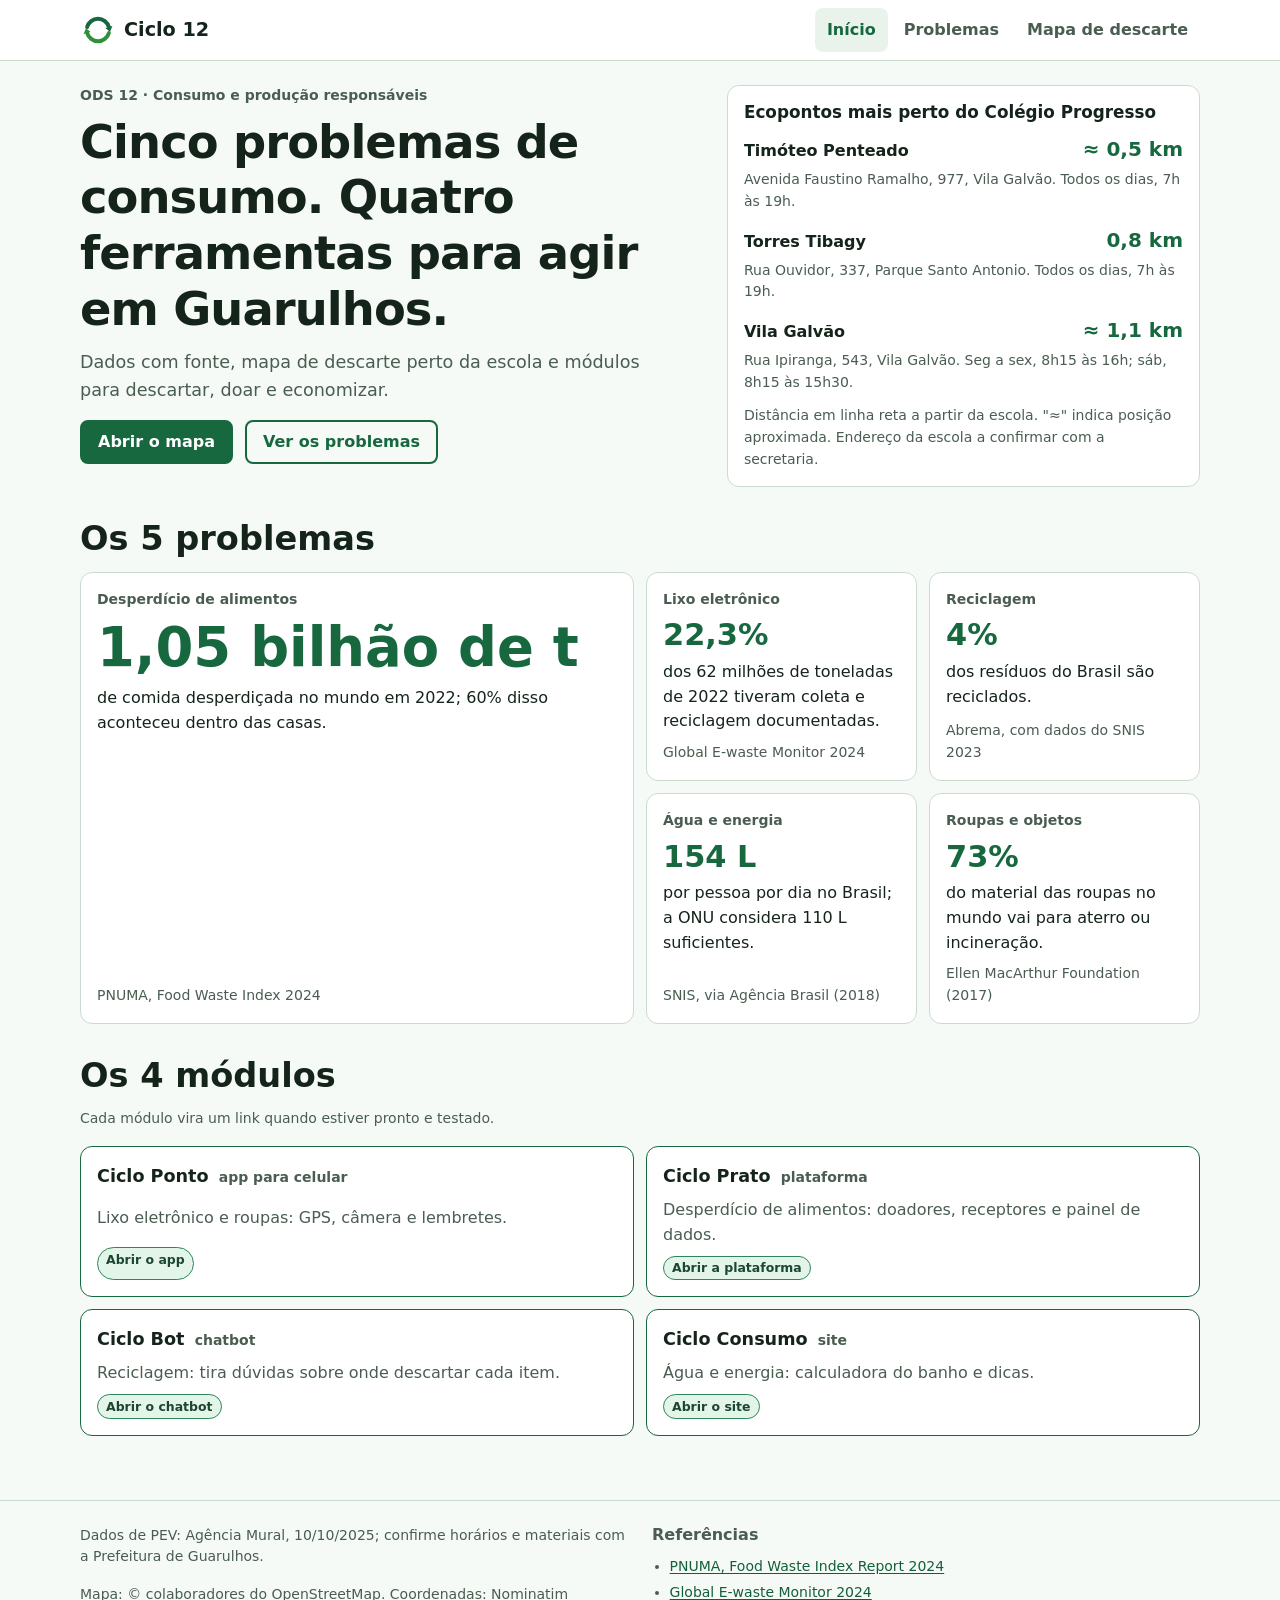
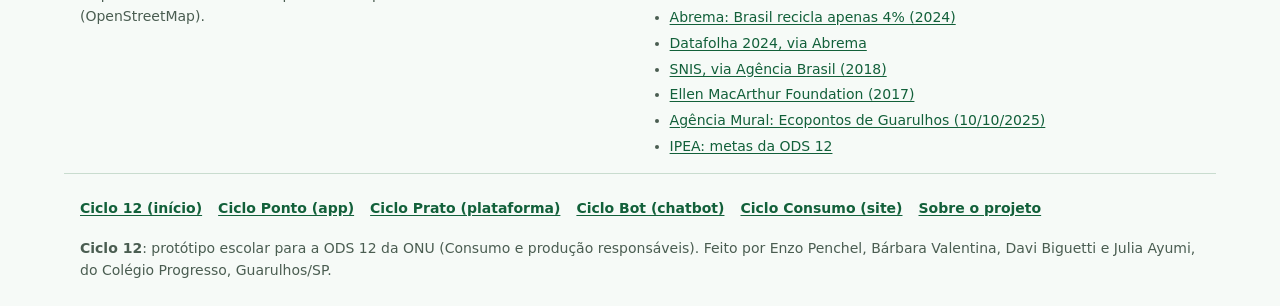
<file: index.html>
<!doctype html>
<html lang="pt-BR">
<head>
<meta charset="utf-8">
<meta name="viewport" content="width=device-width, initial-scale=1">
<title>Ciclo 12</title>
<meta name="description" content="Ciclo 12: cinco problemas de consumo, dados com fonte, mapa de descarte em Guarulhos e quatro módulos para a ODS 12.">
<meta name="theme-color" content="#17673f">
<link rel="icon" href="shared/favicon.svg" type="image/svg+xml">
<link rel="stylesheet" href="shared/estilo.css">
<link rel="stylesheet" href="hub.css">
<script>/* animação: marca a página antes de desenhar (ver shared/animacao.js) */if(window.matchMedia&&!matchMedia("(prefers-reduced-motion: reduce)").matches&&"IntersectionObserver" in window){document.documentElement.classList.add("anim-js")}</script>
</head>
<body>
<a class="pular-conteudo" href="#conteudo">Pular para o conteúdo</a>

<header class="topo">
  <div class="topo-miolo">
    <a class="marca" href="#inicio" data-aba="inicio">
      <img src="shared/logo.svg" alt="" width="36" height="36">
      <span>Ciclo 12</span>
    </a>
    <nav class="navegacao" aria-label="Seções">
      <a href="#inicio" data-aba="inicio">Início</a>
      <a href="#problemas" data-aba="problemas">Problemas</a>
      <a href="#mapa" data-aba="mapa">Mapa de descarte</a>
    </nav>
  </div>
</header>

<main id="conteudo" class="container">

  <!-- ================= INÍCIO ================= -->
  <section id="inicio" class="aba-tela" aria-labelledby="t-inicio">
    <div class="abertura">
      <div class="abertura-texto anim-entrada">
        <p class="sobretitulo">ODS 12 · Consumo e produção responsáveis</p>
        <h1 id="t-inicio">Cinco problemas de consumo. Quatro ferramentas para agir em Guarulhos.</h1>
        <p class="lead">Dados com fonte, mapa de descarte perto da escola e módulos para descartar, doar e economizar.</p>
        <div class="acoes">
          <a class="botao" href="#mapa" data-aba="mapa">Abrir o mapa</a>
          <a class="botao botao-secundario" href="#problemas" data-aba="problemas">Ver os problemas</a>
        </div>
      </div>

      <aside class="perto" aria-labelledby="t-perto">
        <h2 id="t-perto" class="perto-titulo">Ecopontos mais perto do Colégio Progresso</h2>
        <ol class="perto-lista" id="perto-lista"></ol>
        <p class="texto-pequeno perto-nota">Distância em linha reta a partir da escola. "≈" indica posição aproximada.
          Endereço da escola a confirmar com a secretaria.</p>
      </aside>
    </div>

    <h2 class="titulo-secao">Os 5 problemas</h2>
    <div class="grade-problemas">
      <a class="problema-cartao destaque" href="#p-alimentos" data-aba="problemas" data-alvo="p-alimentos">
        <span class="problema-tema">Desperdício de alimentos</span>
        <span class="problema-numero">1,05 bilhão de t</span>
        <span>de comida desperdiçada no mundo em 2022; 60% disso aconteceu dentro das casas.</span>
        <span class="problema-fonte">PNUMA, Food Waste Index 2024</span>
      </a>
      <a class="problema-cartao" href="#p-eletronicos" data-aba="problemas" data-alvo="p-eletronicos">
        <span class="problema-tema">Lixo eletrônico</span>
        <span class="problema-numero">22,3%</span>
        <span>dos 62 milhões de toneladas de 2022 tiveram coleta e reciclagem documentadas.</span>
        <span class="problema-fonte">Global E-waste Monitor 2024</span>
      </a>
      <a class="problema-cartao" href="#p-reciclagem" data-aba="problemas" data-alvo="p-reciclagem">
        <span class="problema-tema">Reciclagem</span>
        <span class="problema-numero">4%</span>
        <span>dos resíduos do Brasil são reciclados.</span>
        <span class="problema-fonte">Abrema, com dados do SNIS 2023</span>
      </a>
      <a class="problema-cartao" href="#p-agua" data-aba="problemas" data-alvo="p-agua">
        <span class="problema-tema">Água e energia</span>
        <span class="problema-numero">154 L</span>
        <span>por pessoa por dia no Brasil; a ONU considera 110 L suficientes.</span>
        <span class="problema-fonte">SNIS, via Agência Brasil (2018)</span>
      </a>
      <a class="problema-cartao" href="#p-roupas" data-aba="problemas" data-alvo="p-roupas">
        <span class="problema-tema">Roupas e objetos</span>
        <span class="problema-numero">73%</span>
        <span>do material das roupas no mundo vai para aterro ou incineração.</span>
        <span class="problema-fonte">Ellen MacArthur Foundation (2017)</span>
      </a>
    </div>

    <h2 class="titulo-secao">Os 4 módulos</h2>
    <p class="texto-pequeno">Cada módulo vira um link quando estiver pronto e testado.</p>
    <ul class="modulos">
      <li>
        <a class="modulo modulo-pronto" href="app/">
          <span class="modulo-nome">Ciclo Ponto <small>app para celular</small></span>
          <span class="modulo-faz">Lixo eletrônico e roupas: GPS, câmera e lembretes.</span>
          <span class="etiqueta etiqueta-ok">Abrir o app</span>
        </a>
      </li>
      <li>
        <a class="modulo modulo-pronto" href="plataforma/">
          <span class="modulo-nome">Ciclo Prato <small>plataforma</small></span>
          <span class="modulo-faz">Desperdício de alimentos: doadores, receptores e painel de dados.</span>
          <span class="etiqueta etiqueta-ok">Abrir a plataforma</span>
        </a>
      </li>
      <li>
        <a class="modulo modulo-pronto" href="chatbot/">
          <span class="modulo-nome">Ciclo Bot <small>chatbot</small></span>
          <span class="modulo-faz">Reciclagem: tira dúvidas sobre onde descartar cada item.</span>
          <span class="etiqueta etiqueta-ok">Abrir o chatbot</span>
        </a>
      </li>
      <li>
        <a class="modulo modulo-pronto" href="site/">
          <span class="modulo-nome">Ciclo Consumo <small>site</small></span>
          <span class="modulo-faz">Água e energia: calculadora do banho e dicas.</span>
          <span class="etiqueta etiqueta-ok">Abrir o site</span>
        </a>
      </li>
    </ul>
  </section>

  <!-- ================= PROBLEMAS ================= -->
  <section id="problemas" class="aba-tela" aria-labelledby="t-problemas" hidden>
    <h1 id="t-problemas">Os 5 problemas, com dados e fonte</h1>
    <nav class="indice" aria-label="Problemas">
      <a href="#p-alimentos" data-aba="problemas" data-alvo="p-alimentos">Alimentos</a>
      <a href="#p-eletronicos" data-aba="problemas" data-alvo="p-eletronicos">Lixo eletrônico</a>
      <a href="#p-reciclagem" data-aba="problemas" data-alvo="p-reciclagem">Reciclagem</a>
      <a href="#p-agua" data-aba="problemas" data-alvo="p-agua">Água e energia</a>
      <a href="#p-roupas" data-aba="problemas" data-alvo="p-roupas">Roupas e objetos</a>
    </nav>

    <article class="problema" id="p-alimentos" aria-labelledby="t-alimentos">
      <h2 id="t-alimentos">Desperdício de alimentos</h2>
      <p>Em 2022 o mundo desperdiçou 1,05 bilhão de toneladas de alimentos, quase um quinto de tudo o que chegou ao consumidor. A maior parte do desperdício não acontece no mercado nem no restaurante: acontece em casa.</p>
      <figure class="grafico">
        <figcaption>Onde o desperdício de alimentos aconteceu em 2022 (mundo)</figcaption>
        <svg viewBox="0 0 320 40" role="img" aria-labelledby="g1-desc" class="barra-svg">
          <desc id="g1-desc">Casas 60%, serviços de alimentação 28%, varejo 12%.</desc>
          <g><title>Casas: 60%</title><rect class="viz-1" x="0" y="4" width="189.6" height="32" rx="4"/></g>
          <g><title>Serviços de alimentação: 28%</title><rect class="viz-2" x="191.6" y="4" width="88.5" height="32"/></g>
          <g><title>Varejo: 12%</title><rect class="viz-3" x="282.1" y="4" width="37.9" height="32" rx="4"/></g>
        </svg>
        <ul class="legenda">
          <li><span class="amostra viz-1"></span>Casas <b>60%</b></li>
          <li><span class="amostra viz-2"></span>Serviços de alimentação <b>28%</b></li>
          <li><span class="amostra viz-3"></span>Varejo <b>12%</b></li>
        </ul>
      </figure>
      <p class="fonte">Fonte: <a href="https://www.unep.org/news-and-stories/press-release/world-squanders-over-1-billion-meals-day-un-report" target="_blank" rel="noopener">PNUMA, Food Waste Index Report 2024</a></p>
      <p class="meta-ods"><b>Meta 12.3:</b> até 2030, reduzir pela metade o desperdício de alimentos per capita mundial, nos níveis de varejo e do consumidor, e reduzir as perdas ao longo das cadeias de produção e abastecimento.</p>
      <p class="modulo-liga">No Ciclo 12: <a href="plataforma/"><b>Ciclo Prato</b></a> (plataforma de doação de alimentos).</p>
    </article>

    <article class="problema" id="p-eletronicos" aria-labelledby="t-eletronicos">
      <h2 id="t-eletronicos">Descarte incorreto de lixo eletrônico</h2>
      <p>Foram 62 milhões de toneladas de lixo eletrônico em 2022, 82% a mais que em 2010. Menos de um quarto teve coleta e reciclagem documentadas; o resto some do controle e pode contaminar solo e água.</p>
      <figure class="grafico">
        <figcaption>Destino documentado do lixo eletrônico em 2022 (mundo)</figcaption>
        <svg viewBox="0 0 320 40" role="img" aria-labelledby="g2-desc" class="barra-svg">
          <desc id="g2-desc">22,3% com coleta e reciclagem documentadas; 77,7% sem documentação.</desc>
          <g><title>Coleta e reciclagem documentadas: 22,3%</title><rect class="viz-destaque" x="0" y="4" width="70.9" height="32" rx="4"/></g>
          <g><title>Sem documentação: 77,7%</title><rect class="viz-resto" x="72.9" y="4" width="247.1" height="32" rx="4"/></g>
        </svg>
        <ul class="legenda">
          <li><span class="amostra viz-destaque"></span>Coleta e reciclagem documentadas <b>22,3%</b></li>
          <li><span class="amostra viz-resto"></span>Sem documentação <b>77,7%</b></li>
        </ul>
      </figure>
      <p class="fonte">Fonte: <a href="https://unitar.org/about/news-stories/press/global-e-waste-monitor-2024-electronic-waste-rising-five-times-faster-documented-e-waste-recycling" target="_blank" rel="noopener">Global E-waste Monitor 2024 (ITU e UNITAR)</a></p>
      <p class="meta-ods"><b>Meta 12.5:</b> até 2030, reduzir substancialmente a geração de resíduos por meio da prevenção, redução, reciclagem e reuso.</p>
      <p class="modulo-liga">No Ciclo 12: <a href="app/"><b>Ciclo Ponto</b></a> (app com pontos de descarte e lembretes).</p>
    </article>

    <article class="problema" id="p-reciclagem" aria-labelledby="t-reciclagem">
      <h2 id="t-reciclagem">Falta de informação sobre reciclagem</h2>
      <p>O Brasil recicla só 4% dos seus resíduos. Parte do problema é informação: 58% dos brasileiros dizem não saber reconhecer os símbolos de reciclagem nas embalagens.</p>
      <figure class="grafico">
        <figcaption>Resíduos reciclados no Brasil</figcaption>
        <svg viewBox="0 0 320 40" role="img" aria-labelledby="g3-desc" class="barra-svg">
          <desc id="g3-desc">4% reciclados; 96% não reciclados.</desc>
          <g><title>Reciclados: 4%</title><rect class="viz-destaque" x="0" y="4" width="12.7" height="32" rx="4"/></g>
          <g><title>Não reciclados: 96%</title><rect class="viz-resto" x="14.7" y="4" width="305.3" height="32" rx="4"/></g>
        </svg>
        <ul class="legenda">
          <li><span class="amostra viz-destaque"></span>Reciclados <b>4%</b></li>
          <li><span class="amostra viz-resto"></span>Não reciclados <b>96%</b></li>
        </ul>
      </figure>
      <p class="fonte">Fontes: <a href="https://www.abrema.org.br/2024/09/19/brasil-recicla-apenas-4-mas-importa-lixo-para-a-industria/" target="_blank" rel="noopener">Abrema, com dados do SNIS 2023</a>; <a href="https://www.abrema.org.br/2024/06/24/1-em-cada-3-brasileiros-que-diz-ter-coleta-seletiva-nao-separa-o-lixo-aponta-datafolha/" target="_blank" rel="noopener">pesquisa Datafolha 2024, divulgada pela Abrema</a> (58%)</p>
      <p class="meta-ods"><b>Meta 12.8:</b> até 2030, garantir que as pessoas, em todos os lugares, tenham informação relevante e conscientização para o desenvolvimento sustentável e estilos de vida em harmonia com a natureza.</p>
      <p class="modulo-liga">No Ciclo 12: <a href="chatbot/"><b>Ciclo Bot</b></a> (chatbot sobre onde descartar cada item).</p>
    </article>

    <article class="problema" id="p-agua" aria-labelledby="t-agua">
      <h2 id="t-agua">Consumo excessivo de água e energia em casa</h2>
      <p>Cada brasileiro consome em média 154 litros de água por dia. A ONU considera 110 litros suficientes para as necessidades de uma pessoa. O banho é um dos lugares onde dá para economizar água e luz ao mesmo tempo.</p>
      <figure class="grafico">
        <figcaption>Litros de água por pessoa, por dia</figcaption>
        <svg viewBox="0 0 320 84" role="img" aria-labelledby="g4-desc" class="barra-svg barra-svg-alta">
          <desc id="g4-desc">Média do Brasil: 154 litros. Recomendado pela ONU: 110 litros.</desc>
          <line class="viz-eixo" x1="0" y1="0" x2="0" y2="84"></line>
          <g><title>Média no Brasil: 154 L</title><rect class="viz-destaque" x="0" y="6" width="320" height="30" rx="4"/></g>
          <g><title>Recomendado pela ONU: 110 L</title><rect class="viz-resto" x="0" y="48" width="228.6" height="30" rx="4"/></g>
        </svg>
        <ul class="legenda">
          <li><span class="amostra viz-destaque"></span>Média no Brasil <b>154 L</b></li>
          <li><span class="amostra viz-resto"></span>Recomendado pela ONU <b>110 L</b></li>
        </ul>
      </figure>
      <p class="fonte">Fonte: <a href="https://agenciabrasil.ebc.com.br/geral/noticia/2018-03/brasileiro-consome-significativo-volume-de-agua-que-nao-sai-das-torneiras" target="_blank" rel="noopener">SNIS, via Agência Brasil (2018)</a>. Dado de 2018: pode haver número mais recente.</p>
      <p class="meta-ods"><b>Meta 12.2:</b> até 2030, alcançar a gestão sustentável e o uso eficiente dos recursos naturais.</p>
      <p class="modulo-liga">No Ciclo 12: <a href="site/"><b>Ciclo Consumo</b></a> (site com calculadora do banho).</p>
    </article>

    <article class="problema" id="p-roupas" aria-labelledby="t-roupas">
      <h2 id="t-roupas">Roupas e objetos que poderiam ser reutilizados</h2>
      <p>De todo o material usado para fazer roupas no mundo, 73% acaba em aterro ou é queimado depois do uso. Doar, trocar e consertar mantém a peça em uso por mais tempo.</p>
      <figure class="grafico">
        <figcaption>Destino do material das roupas no mundo (dados de 2015)</figcaption>
        <svg viewBox="0 0 320 40" role="img" aria-labelledby="g5-desc" class="barra-svg">
          <desc id="g5-desc">73% aterro ou incineração; 27% outros destinos.</desc>
          <g><title>Aterro ou incineração: 73%</title><rect class="viz-destaque" x="0" y="4" width="232.1" height="32" rx="4"/></g>
          <g><title>Outros destinos: 27%</title><rect class="viz-resto" x="234.1" y="4" width="85.9" height="32" rx="4"/></g>
        </svg>
        <ul class="legenda">
          <li><span class="amostra viz-destaque"></span>Aterro ou incineração <b>73%</b></li>
          <li><span class="amostra viz-resto"></span>Outros destinos <b>27%</b></li>
        </ul>
      </figure>
      <p class="fonte">Fonte: <a href="https://content.ellenmacarthurfoundation.org/m/7f818b40f06e1afd/original/Summary-of-findings-A-New-Textiles-Economy.pdf" target="_blank" rel="noopener">Ellen MacArthur Foundation, A New Textiles Economy (2017), figura 3</a></p>
      <p class="meta-ods"><b>Meta 12.5:</b> até 2030, reduzir substancialmente a geração de resíduos por meio da prevenção, redução, reciclagem e reuso.</p>
      <p class="modulo-liga">No Ciclo 12: <a href="app/"><b>Ciclo Ponto</b></a> (app para doar, trocar ou descartar roupas e objetos).</p>
    </article>
    <p class="texto-pequeno">Texto das metas: <a href="https://www.ipea.gov.br/ods/ods12.html" target="_blank" rel="noopener">IPEA, ODS 12</a> (versão das Nações Unidas).</p>
  </section>

  <!-- ================= MAPA ================= -->
  <section id="mapa" class="aba-tela" aria-labelledby="t-mapa" hidden>
    <h1 id="t-mapa">Mapa de descarte</h1>
    <div class="aviso aviso-confirmar">
      <span class="aviso-titulo">Confira antes de ir</span>
      <p>Lista dos 33 Ecopontos (PEVs) publicada pela Agência Mural em 10/10/2025. Horários e materiais podem ter mudado:
        confirme com a Prefeitura de Guarulhos. Posições marcadas como aproximadas ainda serão conferidas pelo grupo.</p>
    </div>

    <div class="controles">
      <div class="campo">
        <label for="filtro-material">O que você quer descartar?</label>
        <select id="filtro-material"></select>
      </div>
      <button class="botao botao-secundario" id="btn-perto" type="button">Pontos perto de mim</button>
    </div>
    <p class="resposta-filtro" id="resposta-filtro" role="status"></p>

    <div class="mapa-grade">
      <div class="mapa-caixa">
        <div id="mapa-area" role="region" aria-label="Mapa dos ecopontos de Guarulhos"></div>
        <ul class="mapa-legenda" aria-label="Legenda do mapa">
          <li><span class="pino-legenda pino-escola"></span>Escola</li>
          <li><span class="pino-legenda pino-pev"></span>Ecoponto (número achado)</li>
          <li><span class="pino-legenda pino-pev pino-aprox"></span>Ecoponto (posição aproximada)</li>
        </ul>
      </div>
      <div class="lista-caixa">
        <p class="lista-resumo" id="lista-resumo" aria-live="polite"></p>
        <p class="texto-pequeno" id="lista-referencia"></p>
        <ol class="lista-pontos" id="lista-pontos"></ol>
        <div id="lista-doacao"></div>
      </div>
    </div>
  </section>
</main>

<footer class="rodape">
  <div class="container rodape-grade">
    <div>
      <p>Dados de PEV: Agência Mural, 10/10/2025; confirme horários e materiais com a Prefeitura de Guarulhos.</p>
      <p>Mapa: © colaboradores do OpenStreetMap. Coordenadas: Nominatim (OpenStreetMap).</p>
    </div>
    <div>
      <h2 class="rodape-titulo">Referências</h2>
      <ul class="referencias">
        <li><a href="https://www.unep.org/news-and-stories/press-release/world-squanders-over-1-billion-meals-day-un-report" target="_blank" rel="noopener">PNUMA, Food Waste Index Report 2024</a></li>
        <li><a href="https://unitar.org/about/news-stories/press/global-e-waste-monitor-2024-electronic-waste-rising-five-times-faster-documented-e-waste-recycling" target="_blank" rel="noopener">Global E-waste Monitor 2024</a></li>
        <li><a href="https://www.abrema.org.br/2024/09/19/brasil-recicla-apenas-4-mas-importa-lixo-para-a-industria/" target="_blank" rel="noopener">Abrema: Brasil recicla apenas 4% (2024)</a></li>
        <li><a href="https://www.abrema.org.br/2024/06/24/1-em-cada-3-brasileiros-que-diz-ter-coleta-seletiva-nao-separa-o-lixo-aponta-datafolha/" target="_blank" rel="noopener">Datafolha 2024, via Abrema</a></li>
        <li><a href="https://agenciabrasil.ebc.com.br/geral/noticia/2018-03/brasileiro-consome-significativo-volume-de-agua-que-nao-sai-das-torneiras" target="_blank" rel="noopener">SNIS, via Agência Brasil (2018)</a></li>
        <li><a href="https://content.ellenmacarthurfoundation.org/m/7f818b40f06e1afd/original/Summary-of-findings-A-New-Textiles-Economy.pdf" target="_blank" rel="noopener">Ellen MacArthur Foundation (2017)</a></li>
        <li><a href="https://agenciamural.org.br/confira-onde-estao-os-ecopontos-de-guarulhos/" target="_blank" rel="noopener">Agência Mural: Ecopontos de Guarulhos (10/10/2025)</a></li>
        <li><a href="https://www.ipea.gov.br/ods/ods12.html" target="_blank" rel="noopener">IPEA: metas da ODS 12</a></li>
      </ul>
    </div>
  </div>
  <div class="container rodape-padrao">
    <nav class="rodape-modulos" aria-label="Módulos do Ciclo 12">
      <a href="index.html">Ciclo 12 (início)</a>
      <a href="app/">Ciclo Ponto (app)</a>
      <a href="plataforma/">Ciclo Prato (plataforma)</a>
      <a href="chatbot/">Ciclo Bot (chatbot)</a>
      <a href="site/">Ciclo Consumo (site)</a>
      <a href="sobre.html">Sobre o projeto</a>
    </nav>
    <p><b>Ciclo 12</b>: protótipo escolar para a ODS 12 da ONU (Consumo e produção responsáveis).
      Feito por Enzo Penchel, Bárbara Valentina, Davi Biguetti e Julia Ayumi, do Colégio Progresso, Guarulhos/SP.</p>
  </div>
</footer>

<script src="shared/animacao.js"></script>

<script src="shared/pontos.js"></script>
<script src="hub.js"></script>
</body>
</html>
</file>
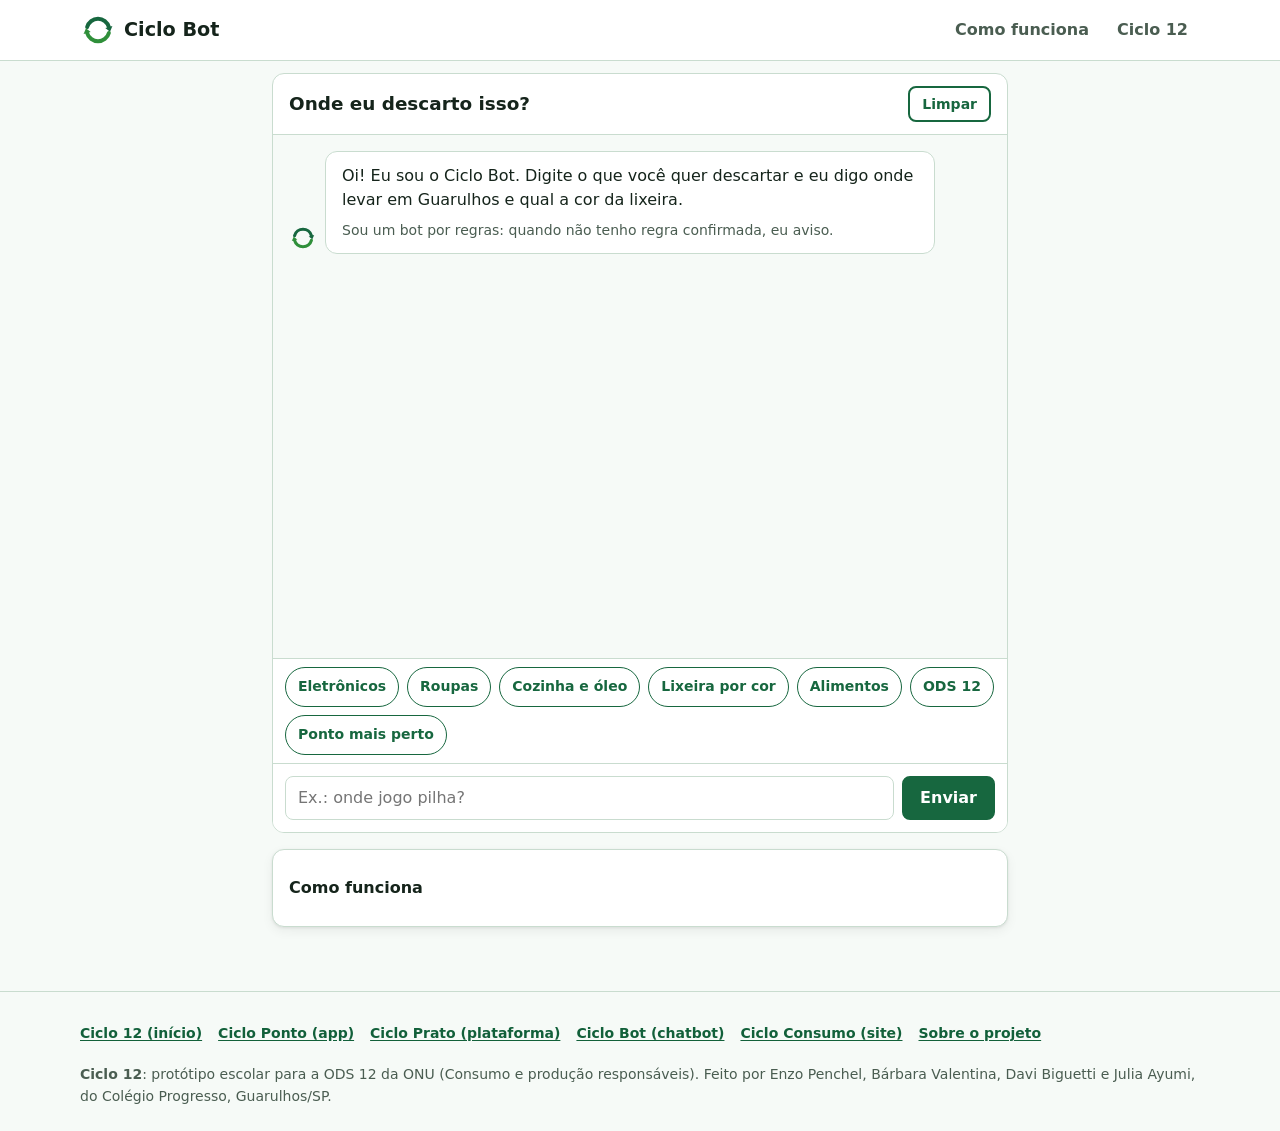
<file: chatbot/index.html>
<!doctype html>
<html lang="pt-BR">
<head>
<meta charset="utf-8">
<meta name="viewport" content="width=device-width, initial-scale=1, viewport-fit=cover">
<title>Ciclo Bot</title>
<meta name="description" content="Ciclo Bot: tire dúvidas sobre onde descartar cada item em Guarulhos. Funciona por regras, sem internet e sem inteligência artificial. Parte do Ciclo 12 (ODS 12).">
<meta name="theme-color" content="#17673f">
<link rel="icon" href="../shared/favicon.svg" type="image/svg+xml">
<link rel="stylesheet" href="../shared/estilo.css">
<link rel="stylesheet" href="bot.css">
<script>/* animação: marca a página antes de desenhar (ver shared/animacao.js) */if(window.matchMedia&&!matchMedia("(prefers-reduced-motion: reduce)").matches&&"IntersectionObserver" in window){document.documentElement.classList.add("anim-js")}</script>
</head>
<body>
<a class="pular-conteudo" href="#pergunta">Pular para a caixa de pergunta</a>

<header class="topo">
  <div class="topo-miolo">
    <a class="marca" href="#conversa">
      <img src="../shared/logo.svg" alt="" width="36" height="36">
      <span>Ciclo Bot</span>
    </a>
    <nav class="navegacao" aria-label="Seções">
      <a href="#como-funciona">Como funciona</a>
      <a href="../index.html" aria-label="Voltar ao Ciclo 12">Ciclo 12</a>
    </nav>
  </div>
</header>

<main id="conteudo" class="bot-pagina">
  <section class="chat" aria-labelledby="t-chat">
    <div class="chat-cabecalho">
      <h1 id="t-chat" class="chat-titulo">Onde eu descarto isso?</h1>
      <button class="botao botao-secundario botao-pequeno" type="button" id="btn-limpar" aria-label="Limpar conversa">Limpar</button>
    </div>

    <div id="conversa" class="conversa" role="log" aria-live="polite" aria-label="Conversa com o Ciclo Bot"></div>

    <div class="menu-rapido" id="menu-rapido" aria-label="Atalhos">
      <button type="button" data-menu="eletronicos">Eletrônicos</button>
      <button type="button" data-menu="roupas">Roupas</button>
      <button type="button" data-menu="cozinha">Cozinha e óleo</button>
      <button type="button" data-menu="cores">Lixeira por cor</button>
      <button type="button" data-menu="alimentos">Alimentos</button>
      <button type="button" data-menu="ods">ODS 12</button>
      <button type="button" data-menu="perto">Ponto mais perto</button>
    </div>

    <form id="form-pergunta" class="caixa-pergunta" autocomplete="off">
      <label for="pergunta" class="so-leitor">Sua pergunta</label>
      <input id="pergunta" name="pergunta" type="text" maxlength="200" placeholder="Ex.: onde jogo pilha?" enterkeyhint="send">
      <button class="botao" type="submit">Enviar</button>
    </form>
  </section>

  <details id="como-funciona" class="como-funciona cartao">
    <summary>Como funciona</summary>
    <ul>
      <li><b>É um bot por regras, não é inteligência artificial.</b> Ele procura as palavras da sua pergunta numa lista de <span id="n-itens">47</span> itens escrita pelo grupo, aceita pequenos erros de digitação e responde com o texto dessa lista.</li>
      <li><b>Funciona sem internet</b> depois do primeiro acesso (os arquivos ficam guardados no aparelho) e não usa chave de API. A conversa fica só na tela: nada é salvo nem enviado.</li>
      <li><b>Quando a regra não está confirmada, ele não inventa:</b> diz "confirme com a Prefeitura de Guarulhos". A etiqueta verde "Confirmado na fonte" aparece só quando a matéria da Agência Mural (10/10/2025) lista o material como aceito nos Ecopontos.</li>
      <li>O Ecoponto mais perto sai da mesma lista do mapa do Ciclo 12 (33 Ecopontos de Guarulhos). A distância é em linha reta, a partir da escola ou de você, se permitir a localização.</li>
      <li><b>Próximo passo:</b> uma versão oficial no WhatsApp depende da plataforma da Meta (conta comercial e aprovação). Por enquanto, não está feita.</li>
    </ul>
    <p class="fonte">Fontes: <a href="https://agenciamural.org.br/confira-onde-estao-os-ecopontos-de-guarulhos/" target="_blank" rel="noopener">Agência Mural (Ecopontos de Guarulhos)</a>;
      <a href="https://conama.mma.gov.br/?option=com_sisconama&amp;task=arquivo.download&amp;id=273" target="_blank" rel="noopener">Resolução CONAMA 275/2001 (cores)</a>;
      <a href="https://www.planalto.gov.br/ccivil_03/_ato2007-2010/2010/lei/l12305.htm" target="_blank" rel="noopener">Lei 12.305/2010, art. 33 (logística reversa)</a>;
      <a href="https://www.ipea.gov.br/ods/ods12.html" target="_blank" rel="noopener">IPEA (metas da ODS 12)</a>.</p>
  </details>
</main>

<footer class="rodape">
  <div class="container rodape-padrao">
    <nav class="rodape-modulos" aria-label="Módulos do Ciclo 12">
      <a href="../index.html">Ciclo 12 (início)</a>
      <a href="../app/">Ciclo Ponto (app)</a>
      <a href="../plataforma/">Ciclo Prato (plataforma)</a>
      <a href="../chatbot/">Ciclo Bot (chatbot)</a>
      <a href="../site/">Ciclo Consumo (site)</a>
      <a href="../sobre.html">Sobre o projeto</a>
    </nav>
    <p><b>Ciclo 12</b>: protótipo escolar para a ODS 12 da ONU (Consumo e produção responsáveis).
      Feito por Enzo Penchel, Bárbara Valentina, Davi Biguetti e Julia Ayumi, do Colégio Progresso, Guarulhos/SP.</p>
  </div>
</footer>

<script src="../shared/animacao.js"></script>
<script src="../shared/pontos.js"></script>
<script src="conhecimento.js"></script>
<script src="bot.js"></script>
</body>
</html>
</file>
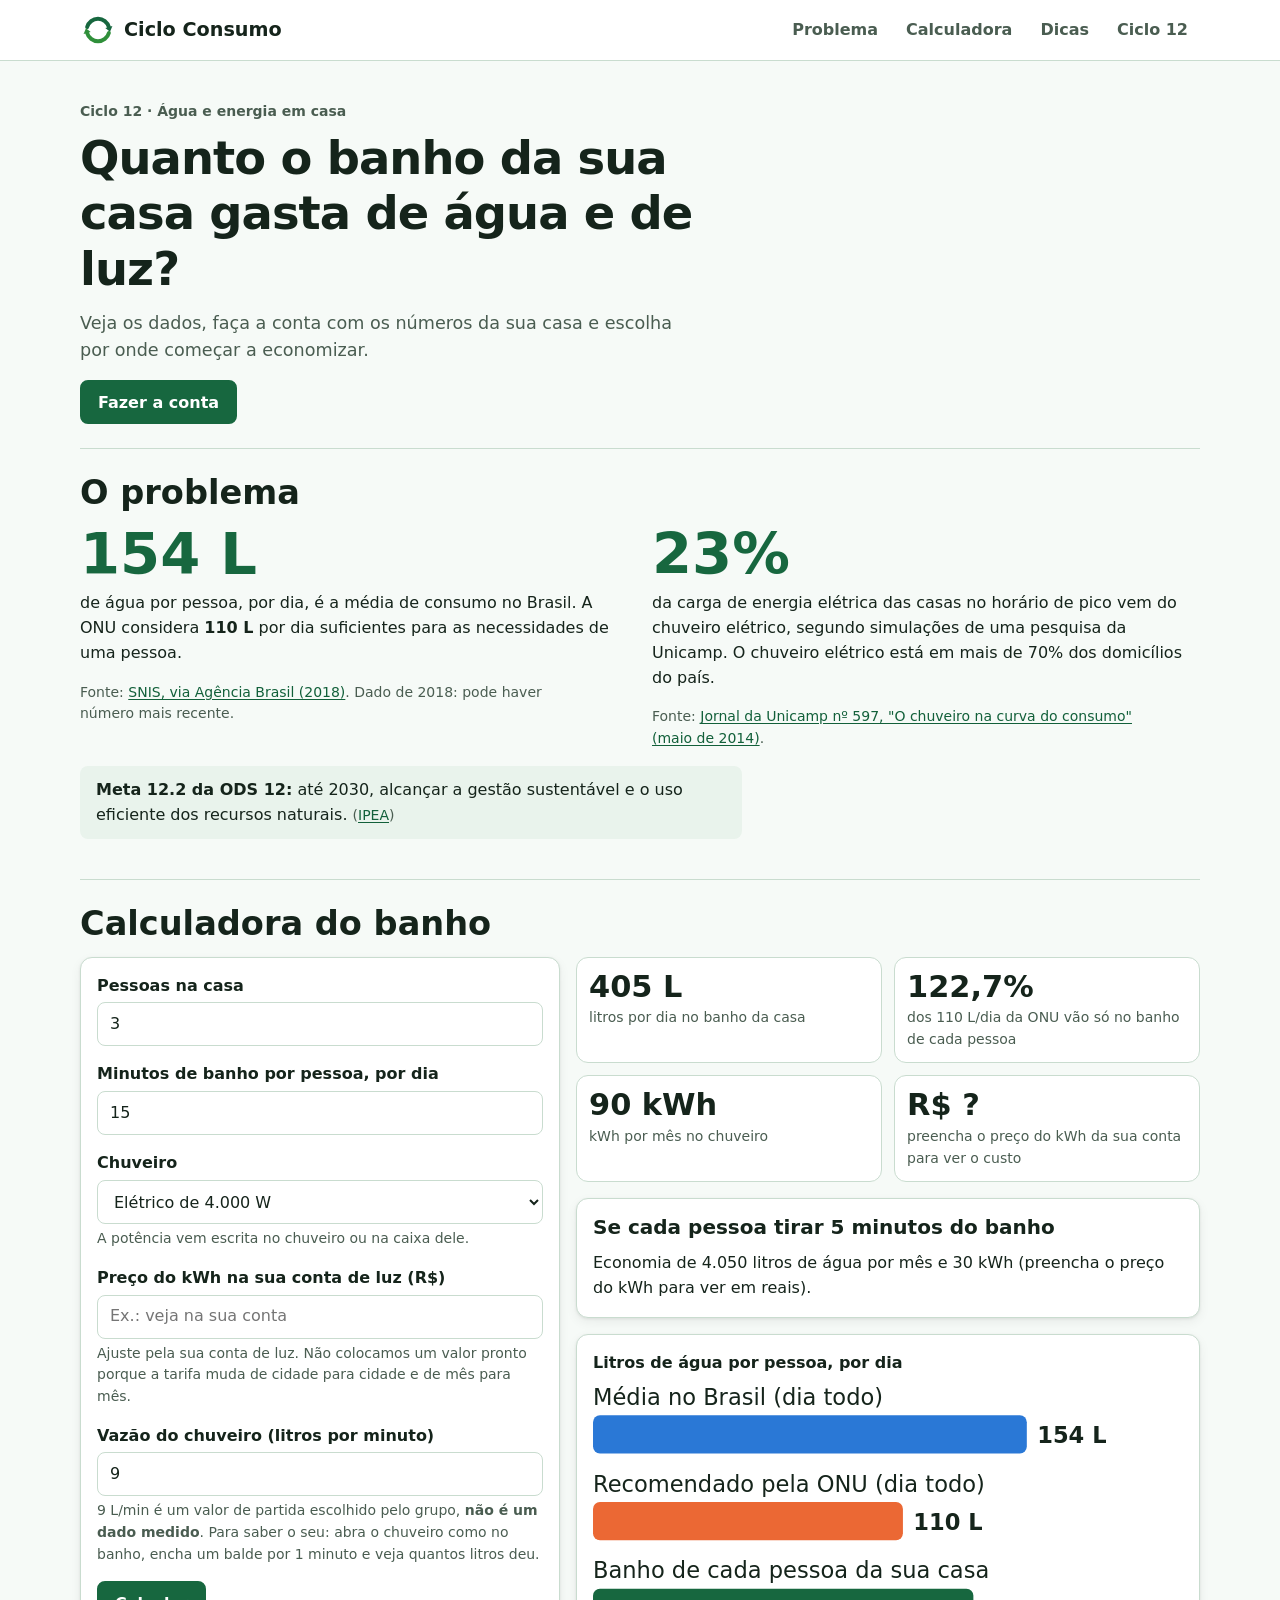
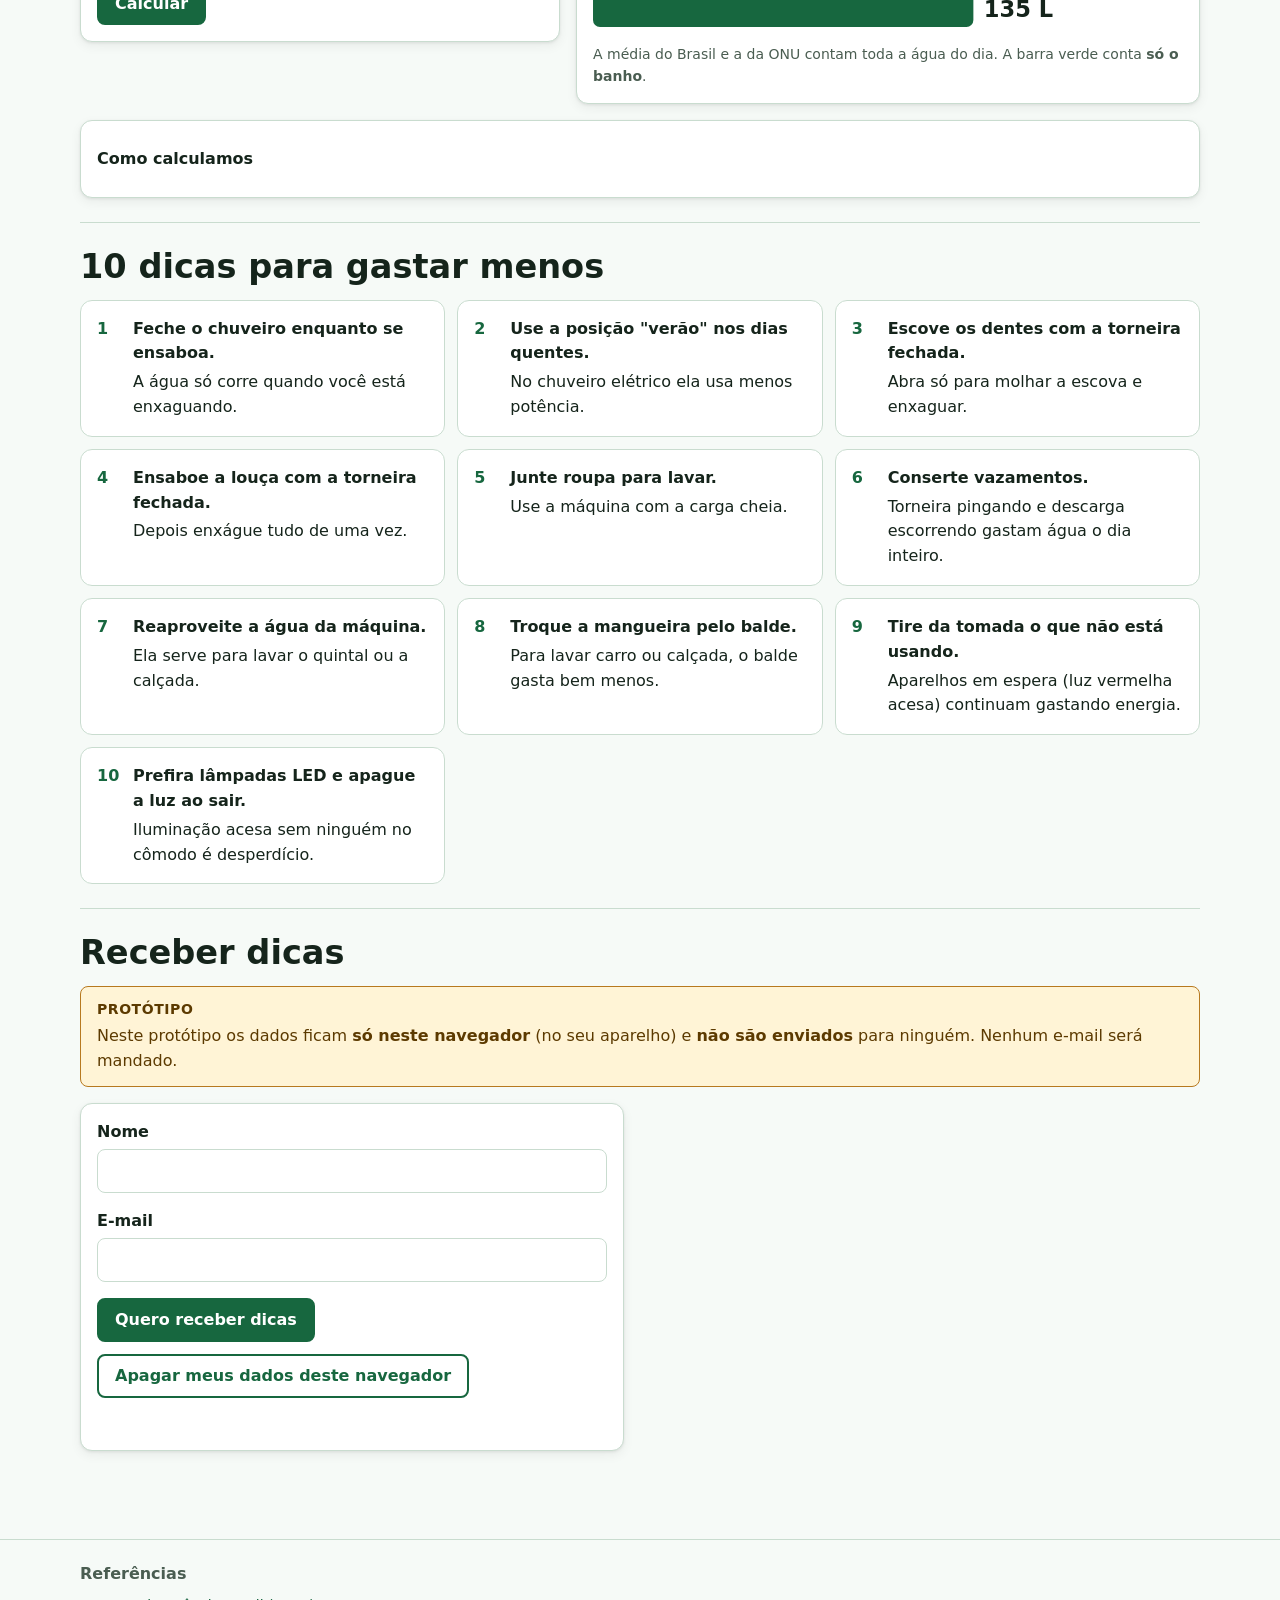
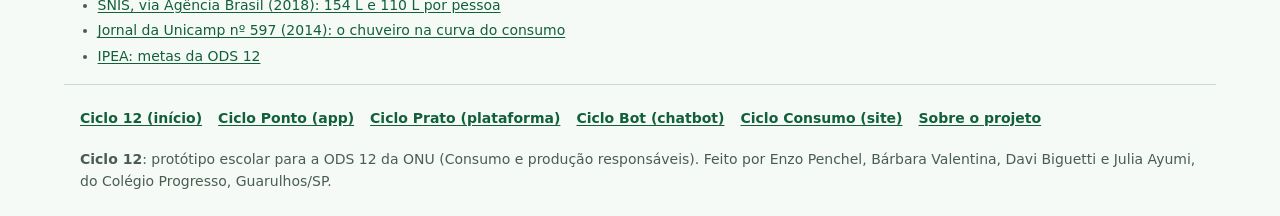
<file: site/index.html>
<!doctype html>
<html lang="pt-BR">
<head>
<meta charset="utf-8">
<meta name="viewport" content="width=device-width, initial-scale=1">
<title>Ciclo Consumo</title>
<meta name="description" content="Ciclo Consumo: consumo de água e energia em casa, calculadora do banho e dicas. Parte do Ciclo 12 (ODS 12).">
<meta name="theme-color" content="#17673f">
<link rel="icon" href="../shared/favicon.svg" type="image/svg+xml">
<link rel="stylesheet" href="../shared/estilo.css">
<link rel="stylesheet" href="site.css">
<script>/* animação: marca a página antes de desenhar (ver shared/animacao.js) */if(window.matchMedia&&!matchMedia("(prefers-reduced-motion: reduce)").matches&&"IntersectionObserver" in window){document.documentElement.classList.add("anim-js")}</script>
</head>
<body>
<a class="pular-conteudo" href="#conteudo">Pular para o conteúdo</a>

<header class="topo">
  <div class="topo-miolo">
    <a class="marca" href="#conteudo">
      <img src="../shared/logo.svg" alt="" width="36" height="36">
      <span>Ciclo Consumo</span>
    </a>
    <nav class="navegacao" aria-label="Seções">
      <a href="#problema">Problema</a>
      <a href="#calculadora">Calculadora</a>
      <a href="#dicas">Dicas</a>
      <a href="../index.html" aria-label="Voltar ao Ciclo 12">Ciclo 12</a>
    </nav>
  </div>
</header>

<main id="conteudo" class="container">

  <section class="abertura-site anim-entrada" aria-labelledby="t-site">
    <p class="sobretitulo">Ciclo 12 · Água e energia em casa</p>
    <h1 id="t-site">Quanto o banho da sua casa gasta de água e de luz?</h1>
    <p class="lead">Veja os dados, faça a conta com os números da sua casa e escolha por onde começar a economizar.</p>
    <a class="botao" href="#calculadora">Fazer a conta</a>
  </section>

  <!-- ============ O PROBLEMA ============ -->
  <section id="problema" class="secao" aria-labelledby="t-problema">
    <h2 id="t-problema">O problema</h2>
    <div class="numeros-site">
      <div class="numero-site">
        <span class="numero-grande">154 L</span>
        <p>de água por pessoa, por dia, é a média de consumo no Brasil. A ONU considera <b>110 L</b> por dia suficientes para as necessidades de uma pessoa.</p>
        <p class="fonte">Fonte: <a href="https://agenciabrasil.ebc.com.br/geral/noticia/2018-03/brasileiro-consome-significativo-volume-de-agua-que-nao-sai-das-torneiras" target="_blank" rel="noopener">SNIS, via Agência Brasil (2018)</a>. Dado de 2018: pode haver número mais recente.</p>
      </div>
      <div class="numero-site">
        <span class="numero-grande">23%</span>
        <p>da carga de energia elétrica das casas no horário de pico vem do chuveiro elétrico, segundo simulações de uma pesquisa da Unicamp. O chuveiro elétrico está em mais de 70% dos domicílios do país.</p>
        <p class="fonte">Fonte: <a href="https://www2.unicamp.br/unicamp/ju/597/o-chuveiro-na-curva-do-consumo" target="_blank" rel="noopener">Jornal da Unicamp nº 597, "O chuveiro na curva do consumo" (maio de 2014)</a>.</p>
      </div>
    </div>
    <p class="meta-site"><b>Meta 12.2 da ODS 12:</b> até 2030, alcançar a gestão sustentável e o uso eficiente dos recursos naturais.
      <span class="fonte">(<a href="https://www.ipea.gov.br/ods/ods12.html" target="_blank" rel="noopener">IPEA</a>)</span></p>
  </section>

  <!-- ============ CALCULADORA ============ -->
  <section id="calculadora" class="secao" aria-labelledby="t-calc">
    <h2 id="t-calc">Calculadora do banho</h2>
    <div class="calc-grade">
      <form id="form-calc" class="cartao calc-form" novalidate>
        <div class="campo">
          <label for="c-pessoas">Pessoas na casa</label>
          <input id="c-pessoas" name="pessoas" type="number" inputmode="numeric" min="1" max="20" step="1" value="3" aria-describedby="e-pessoas">
          <span class="mensagem-erro" id="e-pessoas" hidden></span>
        </div>
        <div class="campo">
          <label for="c-minutos">Minutos de banho por pessoa, por dia</label>
          <input id="c-minutos" name="minutos" type="number" inputmode="decimal" min="1" max="60" step="0.5" value="15" aria-describedby="e-minutos">
          <span class="mensagem-erro" id="e-minutos" hidden></span>
        </div>
        <div class="campo">
          <label for="c-potencia">Chuveiro</label>
          <select id="c-potencia" name="potencia">
            <option value="0">Não é elétrico (gás ou solar)</option>
            <option value="4000" selected>Elétrico de 4.000 W</option>
            <option value="5500">Elétrico de 5.500 W</option>
          </select>
          <span class="ajuda">A potência vem escrita no chuveiro ou na caixa dele.</span>
        </div>
        <div class="campo">
          <label for="c-preco">Preço do kWh na sua conta de luz (R$)</label>
          <input id="c-preco" name="preco" type="number" inputmode="decimal" min="0.01" max="10" step="0.01" placeholder="Ex.: veja na sua conta" aria-describedby="a-preco e-preco">
          <span class="ajuda" id="a-preco">Ajuste pela sua conta de luz. Não colocamos um valor pronto porque a tarifa muda de cidade para cidade e de mês para mês.</span>
          <span class="mensagem-erro" id="e-preco" hidden></span>
        </div>
        <div class="campo">
          <label for="c-vazao">Vazão do chuveiro (litros por minuto)</label>
          <input id="c-vazao" name="vazao" type="number" inputmode="decimal" min="1" max="30" step="0.5" value="9" aria-describedby="a-vazao e-vazao">
          <span class="ajuda" id="a-vazao">9 L/min é um valor de partida escolhido pelo grupo, <b>não é um dado medido</b>. Para saber o seu: abra o chuveiro como no banho, encha um balde por 1 minuto e veja quantos litros deu.</span>
          <span class="mensagem-erro" id="e-vazao" hidden></span>
        </div>
        <button class="botao" type="submit">Calcular</button>
      </form>

      <div class="calc-resultado" aria-live="polite">
        <div class="aviso aviso-conflito" id="calc-erro" role="alert" hidden>
          <span class="aviso-titulo">Confira os campos</span>
          <span>Corrija os campos marcados para ver o resultado.</span>
        </div>
        <div class="saidas">
          <div class="saida"><span class="saida-valor" id="o-litros">-</span><span>litros por dia no banho da casa</span></div>
          <div class="saida"><span class="saida-valor" id="o-pct">-</span><span id="o-pct-texto">dos 110 L/dia da ONU vão só no banho de cada pessoa</span></div>
          <div class="saida"><span class="saida-valor" id="o-kwh">-</span><span>kWh por mês no chuveiro</span></div>
          <div class="saida"><span class="saida-valor" id="o-custo">-</span><span id="o-custo-texto">por mês na conta de luz, só do chuveiro</span></div>
        </div>

        <div class="economia cartao">
          <h3>Se cada pessoa tirar 5 minutos do banho</h3>
          <p id="o-economia">-</p>
        </div>

        <figure class="grafico cartao">
          <figcaption>Litros de água por pessoa, por dia</figcaption>
          <svg id="grafico-agua" viewBox="0 0 340 150" role="img" aria-labelledby="grafico-desc" class="grafico-agua">
            <desc id="grafico-desc">Comparação entre a média do Brasil, o recomendado pela ONU e o banho de cada pessoa da sua casa.</desc>
          </svg>
          <p class="texto-pequeno">A média do Brasil e a da ONU contam toda a água do dia. A barra verde conta <b>só o banho</b>.</p>
        </figure>
      </div>
    </div>

    <details class="como-calculamos cartao">
      <summary>Como calculamos</summary>
      <ul>
        <li><b>Litros por dia (casa)</b> = pessoas × minutos × vazão (L/min)</li>
        <li><b>% da meta da ONU</b> = (minutos × vazão) ÷ 110 L × 100. Compara o banho de uma pessoa com os 110 L que a ONU considera suficientes para o dia todo.</li>
        <li><b>kWh por mês</b> = pessoas × (minutos ÷ 60) × (potência em W ÷ 1000) × 30 dias</li>
        <li><b>Custo por mês</b> = kWh por mês × preço do kWh</li>
        <li><b>Economia com 5 minutos a menos</b> = as mesmas contas usando 5 minutos (ou o banho inteiro, se ele já tiver 5 minutos ou menos) × 30 dias</li>
      </ul>
      <p class="texto-pequeno">O mês tem 30 dias nas contas. É uma estimativa: a conta real depende da temperatura escolhida, de quanto o registro fica aberto e de impostos e bandeiras na conta de luz.</p>
    </details>
  </section>

  <!-- ============ DICAS ============ -->
  <section id="dicas" class="secao" aria-labelledby="t-dicas">
    <h2 id="t-dicas">10 dicas para gastar menos</h2>
    <ol class="dicas">
      <li class="dica"><b>Feche o chuveiro enquanto se ensaboa.</b> A água só corre quando você está enxaguando.</li>
      <li class="dica"><b>Use a posição "verão" nos dias quentes.</b> No chuveiro elétrico ela usa menos potência.</li>
      <li class="dica"><b>Escove os dentes com a torneira fechada.</b> Abra só para molhar a escova e enxaguar.</li>
      <li class="dica"><b>Ensaboe a louça com a torneira fechada.</b> Depois enxágue tudo de uma vez.</li>
      <li class="dica"><b>Junte roupa para lavar.</b> Use a máquina com a carga cheia.</li>
      <li class="dica"><b>Conserte vazamentos.</b> Torneira pingando e descarga escorrendo gastam água o dia inteiro.</li>
      <li class="dica"><b>Reaproveite a água da máquina.</b> Ela serve para lavar o quintal ou a calçada.</li>
      <li class="dica"><b>Troque a mangueira pelo balde.</b> Para lavar carro ou calçada, o balde gasta bem menos.</li>
      <li class="dica"><b>Tire da tomada o que não está usando.</b> Aparelhos em espera (luz vermelha acesa) continuam gastando energia.</li>
      <li class="dica"><b>Prefira lâmpadas LED e apague a luz ao sair.</b> Iluminação acesa sem ninguém no cômodo é desperdício.</li>
    </ol>
  </section>

  <!-- ============ RECEBER DICAS ============ -->
  <section id="receber" class="secao" aria-labelledby="t-receber">
    <h2 id="t-receber">Receber dicas</h2>
    <div class="aviso aviso-exemplo">
      <span class="aviso-titulo">Protótipo</span>
      <p>Neste protótipo os dados ficam <b>só neste navegador</b> (no seu aparelho) e <b>não são enviados</b> para ninguém. Nenhum e-mail será mandado.</p>
    </div>
    <form id="form-cadastro" class="cartao cadastro" novalidate>
      <div class="campo">
        <label for="r-nome">Nome</label>
        <input id="r-nome" name="nome" type="text" autocomplete="given-name" maxlength="60" aria-describedby="e-nome">
        <span class="mensagem-erro" id="e-nome" hidden></span>
      </div>
      <div class="campo">
        <label for="r-email">E-mail</label>
        <input id="r-email" name="email" type="email" autocomplete="email" maxlength="120" aria-describedby="e-email">
        <span class="mensagem-erro" id="e-email" hidden></span>
      </div>
      <div class="acoes-form">
        <button class="botao" type="submit">Quero receber dicas</button>
        <button class="botao botao-secundario" type="button" id="btn-apagar">Apagar meus dados deste navegador</button>
      </div>
      <p class="mensagem-form" id="msg-cadastro" role="status"></p>
    </form>
  </section>
</main>

<footer class="rodape">
  <div class="container">
      <h2 class="rodape-titulo">Referências</h2>
      <ul class="referencias">
        <li><a href="https://agenciabrasil.ebc.com.br/geral/noticia/2018-03/brasileiro-consome-significativo-volume-de-agua-que-nao-sai-das-torneiras" target="_blank" rel="noopener">SNIS, via Agência Brasil (2018): 154 L e 110 L por pessoa</a></li>
        <li><a href="https://www2.unicamp.br/unicamp/ju/597/o-chuveiro-na-curva-do-consumo" target="_blank" rel="noopener">Jornal da Unicamp nº 597 (2014): o chuveiro na curva do consumo</a></li>
        <li><a href="https://www.ipea.gov.br/ods/ods12.html" target="_blank" rel="noopener">IPEA: metas da ODS 12</a></li>
      </ul>
  </div>
  <div class="container rodape-padrao">
    <nav class="rodape-modulos" aria-label="Módulos do Ciclo 12">
      <a href="../index.html">Ciclo 12 (início)</a>
      <a href="../app/">Ciclo Ponto (app)</a>
      <a href="../plataforma/">Ciclo Prato (plataforma)</a>
      <a href="../chatbot/">Ciclo Bot (chatbot)</a>
      <a href="../site/">Ciclo Consumo (site)</a>
      <a href="../sobre.html">Sobre o projeto</a>
    </nav>
    <p><b>Ciclo 12</b>: protótipo escolar para a ODS 12 da ONU (Consumo e produção responsáveis).
      Feito por Enzo Penchel, Bárbara Valentina, Davi Biguetti e Julia Ayumi, do Colégio Progresso, Guarulhos/SP.</p>
  </div>
</footer>

<script src="../shared/animacao.js"></script>

<script src="site.js"></script>
</body>
</html>
</file>
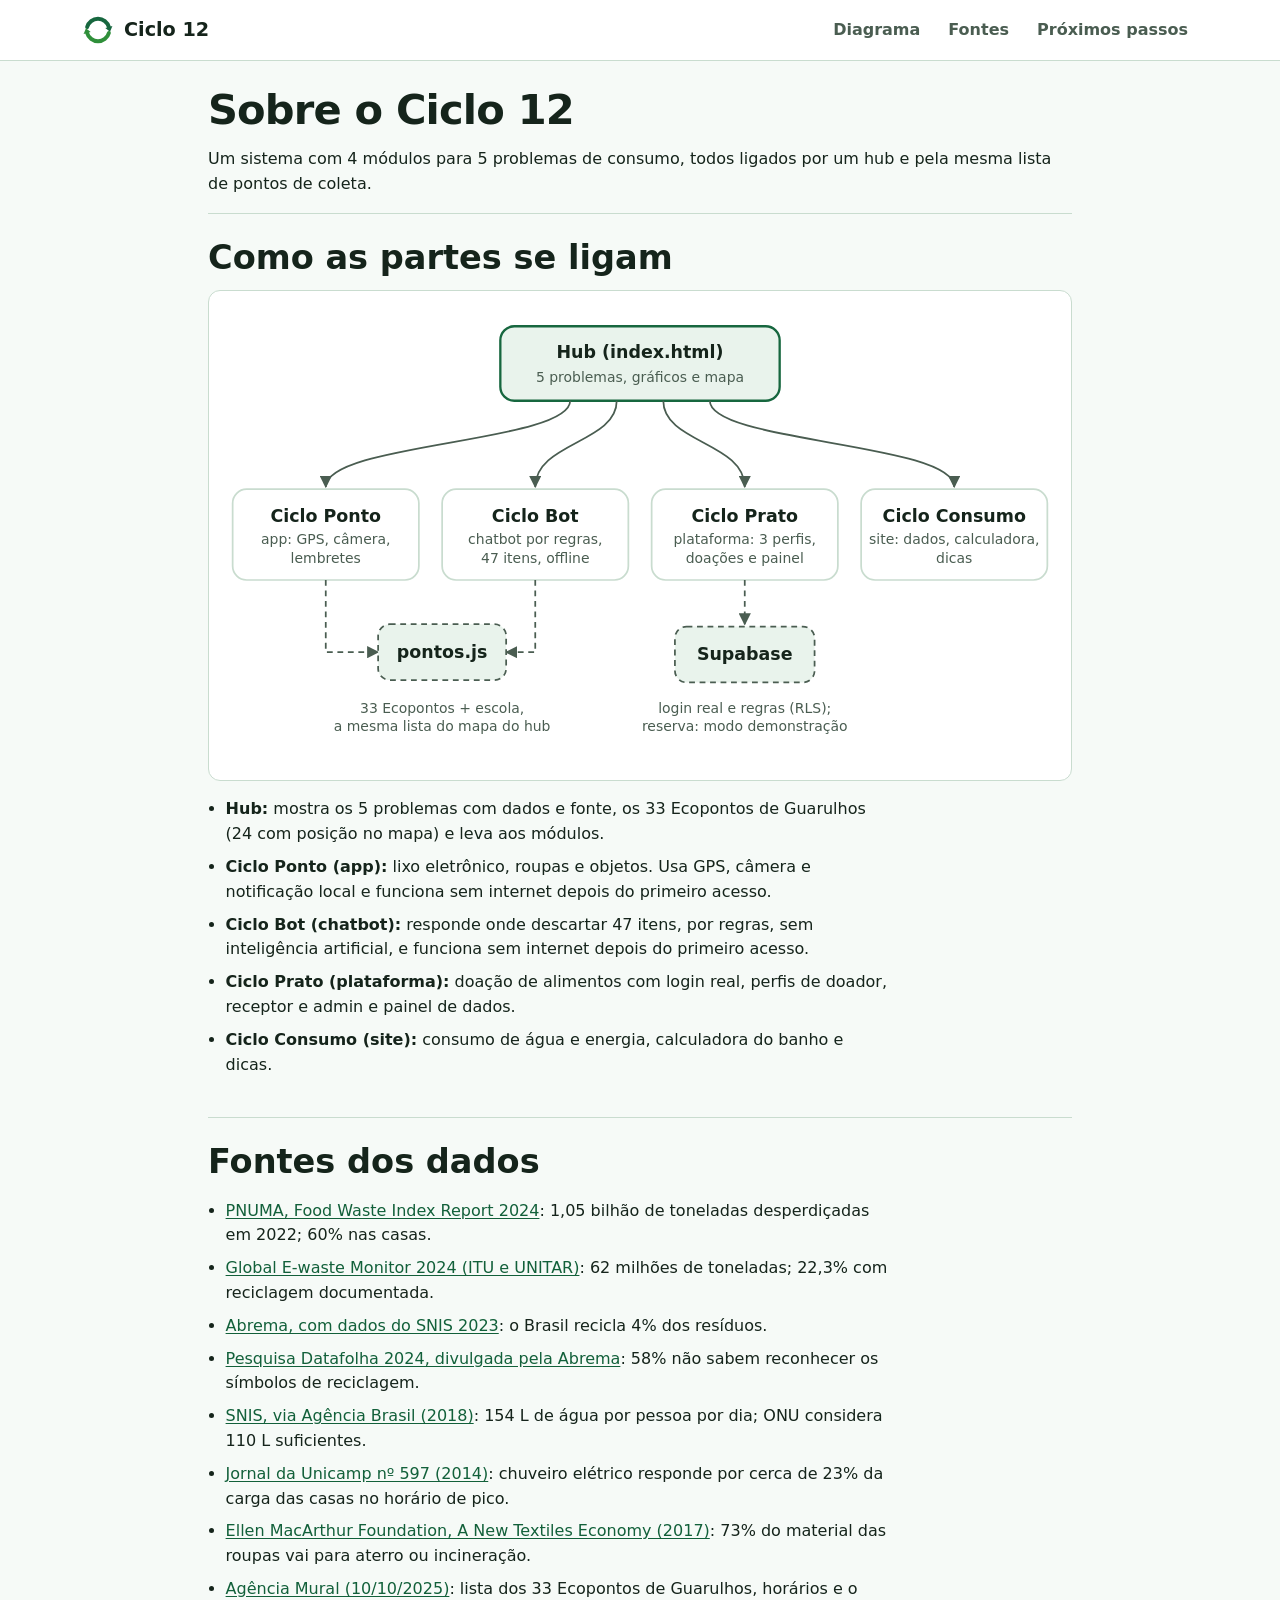
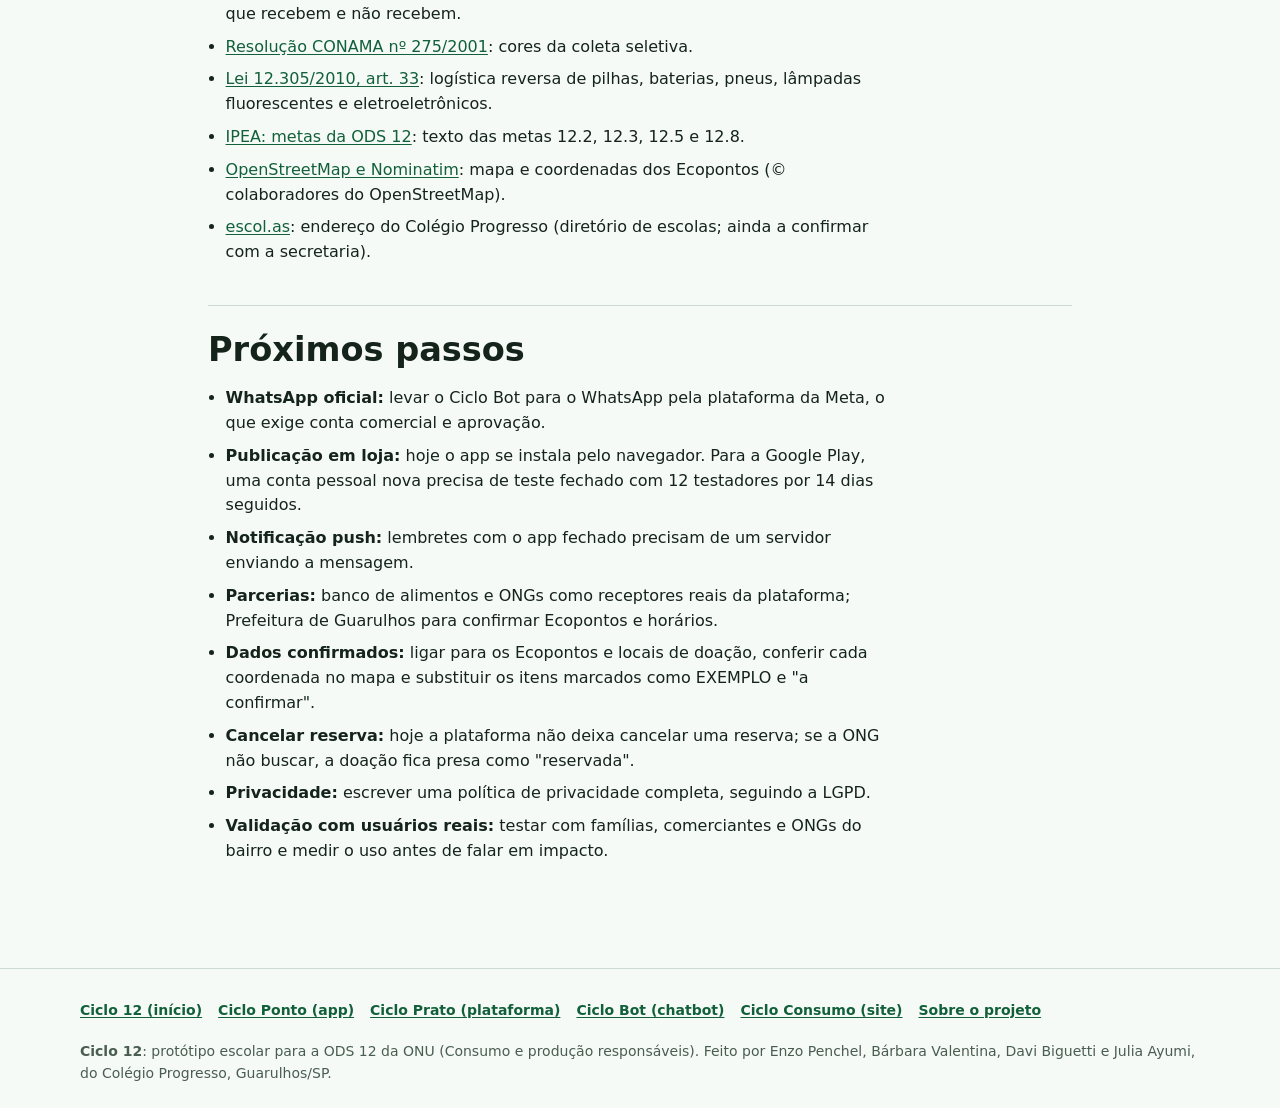
<file: sobre.html>
<!doctype html>
<html lang="pt-BR">
<head>
<meta charset="utf-8">
<meta name="viewport" content="width=device-width, initial-scale=1">
<title>Sobre o Ciclo 12</title>
<meta name="description" content="Como o Ciclo 12 funciona: diagrama do sistema, fontes dos dados e próximos passos.">
<meta name="theme-color" content="#17673f">
<link rel="icon" href="shared/favicon.svg" type="image/svg+xml">
<link rel="stylesheet" href="shared/estilo.css">
<style>
  main.container { padding-top: var(--esp-5); padding-bottom: var(--esp-6); max-width: 56rem; }
  .sobre h1 { font-size: clamp(2rem, 6vw, 2.6rem); letter-spacing: -0.02em; }
  .secao-sobre { padding: var(--esp-5) 0; border-top: 1px solid var(--cor-borda); }
  .secao-sobre p, .secao-sobre li { max-width: 65ch; }
  .diagrama-caixa { overflow-x: auto; border: 1px solid var(--cor-borda); border-radius: var(--raio); background: var(--cor-superficie); padding: var(--esp-3); }
  .diagrama { display: block; min-width: 640px; width: 100%; height: auto; }
  .diagrama .no { fill: var(--cor-superficie); stroke: var(--cor-borda); stroke-width: 1.5; }
  .diagrama .no-hub { fill: var(--cor-superficie-2); stroke: var(--cor-primaria); stroke-width: 2; }
  .diagrama .no-dado { fill: var(--cor-superficie-2); stroke: var(--cor-texto-suave); stroke-dasharray: 5 4; }
  .diagrama .titulo-no { font: 700 15px var(--fonte); fill: var(--cor-texto); }
  .diagrama .texto-no { font: 12px var(--fonte); fill: var(--cor-texto-suave); }
  .diagrama .linha { stroke: var(--cor-texto-suave); stroke-width: 1.5; fill: none; }
  .diagrama .linha-dado { stroke: var(--cor-texto-suave); stroke-width: 1.5; stroke-dasharray: 5 4; fill: none; }
  .diagrama .ponta { fill: var(--cor-texto-suave); }
  .lista-modulos { padding-left: 1.1rem; display: grid; gap: var(--esp-2); }
  .fontes { padding-left: 1.1rem; display: grid; gap: var(--esp-2); }
</style>
</head>
<body>
<a class="pular-conteudo" href="#conteudo">Pular para o conteúdo</a>
<header class="topo">
  <div class="topo-miolo">
    <a class="marca" href="index.html">
      <img src="shared/logo.svg" alt="" width="36" height="36">
      <span>Ciclo 12</span>
    </a>
    <nav class="navegacao" aria-label="Seções">
      <a href="#diagrama">Diagrama</a>
      <a href="#fontes">Fontes</a>
      <a href="#proximos">Próximos passos</a>
    </nav>
  </div>
</header>

<main id="conteudo" class="container sobre">
  <h1>Sobre o Ciclo 12</h1>
  <p class="lead">Um sistema com 4 módulos para 5 problemas de consumo, todos ligados por um hub e pela mesma lista de pontos de coleta.</p>

  <section id="diagrama" class="secao-sobre" aria-labelledby="t-diagrama">
    <h2 id="t-diagrama">Como as partes se ligam</h2>
    <div class="diagrama-caixa">
      <svg class="diagrama" viewBox="0 0 720 400" role="img" aria-labelledby="d-titulo d-desc">
        <title id="d-titulo">Diagrama do sistema Ciclo 12</title>
        <desc id="d-desc">O hub liga os quatro módulos: app Ciclo Ponto, chatbot Ciclo Bot, plataforma Ciclo Prato e site Ciclo Consumo. O app, o chatbot e o mapa do hub usam o mesmo arquivo de pontos de coleta. A plataforma usa o banco de dados Supabase, com modo demonstração de reserva.</desc>
        <defs>
          <marker id="seta" viewBox="0 0 10 10" refX="9" refY="5" markerWidth="7" markerHeight="7" orient="auto-start-reverse">
            <path class="ponta" d="M0,0 L10,5 L0,10 z"/>
          </marker>
        </defs>
        <!-- hub -->
        <rect class="no no-hub" x="240" y="20" width="240" height="64" rx="12"/>
        <text class="titulo-no" x="360" y="47" text-anchor="middle">Hub (index.html)</text>
        <text class="texto-no" x="360" y="68" text-anchor="middle">5 problemas, gráficos e mapa</text>
        <!-- linhas do hub para os módulos -->
        <path class="linha" d="M300,84 C300,120 90,120 90,158" marker-end="url(#seta)"/>
        <path class="linha" d="M340,84 C340,120 270,120 270,158" marker-end="url(#seta)"/>
        <path class="linha" d="M380,84 C380,120 450,120 450,158" marker-end="url(#seta)"/>
        <path class="linha" d="M420,84 C420,120 630,120 630,158" marker-end="url(#seta)"/>
        <!-- módulos -->
        <rect class="no" x="10" y="160" width="160" height="78" rx="12"/>
        <text class="titulo-no" x="90" y="188" text-anchor="middle">Ciclo Ponto</text>
        <text class="texto-no" x="90" y="207" text-anchor="middle">app: GPS, câmera,</text>
        <text class="texto-no" x="90" y="223" text-anchor="middle">lembretes</text>
        <rect class="no" x="190" y="160" width="160" height="78" rx="12"/>
        <text class="titulo-no" x="270" y="188" text-anchor="middle">Ciclo Bot</text>
        <text class="texto-no" x="270" y="207" text-anchor="middle">chatbot por regras,</text>
        <text class="texto-no" x="270" y="223" text-anchor="middle">47 itens, offline</text>
        <rect class="no" x="370" y="160" width="160" height="78" rx="12"/>
        <text class="titulo-no" x="450" y="188" text-anchor="middle">Ciclo Prato</text>
        <text class="texto-no" x="450" y="207" text-anchor="middle">plataforma: 3 perfis,</text>
        <text class="texto-no" x="450" y="223" text-anchor="middle">doações e painel</text>
        <rect class="no" x="550" y="160" width="160" height="78" rx="12"/>
        <text class="titulo-no" x="630" y="188" text-anchor="middle">Ciclo Consumo</text>
        <text class="texto-no" x="630" y="207" text-anchor="middle">site: dados, calculadora,</text>
        <text class="texto-no" x="630" y="223" text-anchor="middle">dicas</text>
        <!-- dados compartilhados -->
        <path class="linha-dado" d="M90,238 L90,300 L135,300" marker-end="url(#seta)"/>
        <path class="linha-dado" d="M270,238 L270,300 L245,300" marker-end="url(#seta)"/>
        <rect class="no no-dado" x="135" y="276" width="110" height="48" rx="10"/>
        <text class="titulo-no" x="190" y="305" text-anchor="middle">pontos.js</text>
        <text class="texto-no" x="190" y="352" text-anchor="middle">33 Ecopontos + escola,</text>
        <text class="texto-no" x="190" y="368" text-anchor="middle">a mesma lista do mapa do hub</text>
        <path class="linha-dado" d="M450,238 L450,276" marker-end="url(#seta)"/>
        <rect class="no no-dado" x="390" y="278" width="120" height="48" rx="10"/>
        <text class="titulo-no" x="450" y="307" text-anchor="middle">Supabase</text>
        <text class="texto-no" x="450" y="352" text-anchor="middle">login real e regras (RLS);</text>
        <text class="texto-no" x="450" y="368" text-anchor="middle">reserva: modo demonstração</text>
      </svg>
    </div>
    <ul class="lista-modulos">
      <li><b>Hub:</b> mostra os 5 problemas com dados e fonte, os 33 Ecopontos de Guarulhos (24 com posição no mapa) e leva aos módulos.</li>
      <li><b>Ciclo Ponto (app):</b> lixo eletrônico, roupas e objetos. Usa GPS, câmera e notificação local e funciona sem internet depois do primeiro acesso.</li>
      <li><b>Ciclo Bot (chatbot):</b> responde onde descartar 47 itens, por regras, sem inteligência artificial, e funciona sem internet depois do primeiro acesso.</li>
      <li><b>Ciclo Prato (plataforma):</b> doação de alimentos com login real, perfis de doador, receptor e admin e painel de dados.</li>
      <li><b>Ciclo Consumo (site):</b> consumo de água e energia, calculadora do banho e dicas.</li>
    </ul>
  </section>

  <section id="fontes" class="secao-sobre" aria-labelledby="t-fontes">
    <h2 id="t-fontes">Fontes dos dados</h2>
    <ul class="fontes">
      <li><a href="https://www.unep.org/news-and-stories/press-release/world-squanders-over-1-billion-meals-day-un-report" target="_blank" rel="noopener">PNUMA, Food Waste Index Report 2024</a>: 1,05 bilhão de toneladas desperdiçadas em 2022; 60% nas casas.</li>
      <li><a href="https://unitar.org/about/news-stories/press/global-e-waste-monitor-2024-electronic-waste-rising-five-times-faster-documented-e-waste-recycling" target="_blank" rel="noopener">Global E-waste Monitor 2024 (ITU e UNITAR)</a>: 62 milhões de toneladas; 22,3% com reciclagem documentada.</li>
      <li><a href="https://www.abrema.org.br/2024/09/19/brasil-recicla-apenas-4-mas-importa-lixo-para-a-industria/" target="_blank" rel="noopener">Abrema, com dados do SNIS 2023</a>: o Brasil recicla 4% dos resíduos.</li>
      <li><a href="https://www.abrema.org.br/2024/06/24/1-em-cada-3-brasileiros-que-diz-ter-coleta-seletiva-nao-separa-o-lixo-aponta-datafolha/" target="_blank" rel="noopener">Pesquisa Datafolha 2024, divulgada pela Abrema</a>: 58% não sabem reconhecer os símbolos de reciclagem.</li>
      <li><a href="https://agenciabrasil.ebc.com.br/geral/noticia/2018-03/brasileiro-consome-significativo-volume-de-agua-que-nao-sai-das-torneiras" target="_blank" rel="noopener">SNIS, via Agência Brasil (2018)</a>: 154 L de água por pessoa por dia; ONU considera 110 L suficientes.</li>
      <li><a href="https://www2.unicamp.br/unicamp/ju/597/o-chuveiro-na-curva-do-consumo" target="_blank" rel="noopener">Jornal da Unicamp nº 597 (2014)</a>: chuveiro elétrico responde por cerca de 23% da carga das casas no horário de pico.</li>
      <li><a href="https://content.ellenmacarthurfoundation.org/m/7f818b40f06e1afd/original/Summary-of-findings-A-New-Textiles-Economy.pdf" target="_blank" rel="noopener">Ellen MacArthur Foundation, A New Textiles Economy (2017)</a>: 73% do material das roupas vai para aterro ou incineração.</li>
      <li><a href="https://agenciamural.org.br/confira-onde-estao-os-ecopontos-de-guarulhos/" target="_blank" rel="noopener">Agência Mural (10/10/2025)</a>: lista dos 33 Ecopontos de Guarulhos, horários e o que recebem e não recebem.</li>
      <li><a href="https://conama.mma.gov.br/?option=com_sisconama&amp;task=arquivo.download&amp;id=273" target="_blank" rel="noopener">Resolução CONAMA nº 275/2001</a>: cores da coleta seletiva.</li>
      <li><a href="https://www.planalto.gov.br/ccivil_03/_ato2007-2010/2010/lei/l12305.htm" target="_blank" rel="noopener">Lei 12.305/2010, art. 33</a>: logística reversa de pilhas, baterias, pneus, lâmpadas fluorescentes e eletroeletrônicos.</li>
      <li><a href="https://www.ipea.gov.br/ods/ods12.html" target="_blank" rel="noopener">IPEA: metas da ODS 12</a>: texto das metas 12.2, 12.3, 12.5 e 12.8.</li>
      <li><a href="https://www.openstreetmap.org/copyright" target="_blank" rel="noopener">OpenStreetMap e Nominatim</a>: mapa e coordenadas dos Ecopontos (© colaboradores do OpenStreetMap).</li>
      <li><a href="https://www.escol.as/287199-progresso-colegio" target="_blank" rel="noopener">escol.as</a>: endereço do Colégio Progresso (diretório de escolas; ainda a confirmar com a secretaria).</li>
    </ul>
  </section>

  <section id="proximos" class="secao-sobre" aria-labelledby="t-proximos">
    <h2 id="t-proximos">Próximos passos</h2>
    <ul class="lista-modulos">
      <li><b>WhatsApp oficial:</b> levar o Ciclo Bot para o WhatsApp pela plataforma da Meta, o que exige conta comercial e aprovação.</li>
      <li><b>Publicação em loja:</b> hoje o app se instala pelo navegador. Para a Google Play, uma conta pessoal nova precisa de teste fechado com 12 testadores por 14 dias seguidos.</li>
      <li><b>Notificação push:</b> lembretes com o app fechado precisam de um servidor enviando a mensagem.</li>
      <li><b>Parcerias:</b> banco de alimentos e ONGs como receptores reais da plataforma; Prefeitura de Guarulhos para confirmar Ecopontos e horários.</li>
      <li><b>Dados confirmados:</b> ligar para os Ecopontos e locais de doação, conferir cada coordenada no mapa e substituir os itens marcados como EXEMPLO e "a confirmar".</li>
      <li><b>Cancelar reserva:</b> hoje a plataforma não deixa cancelar uma reserva; se a ONG não buscar, a doação fica presa como "reservada".</li>
      <li><b>Privacidade:</b> escrever uma política de privacidade completa, seguindo a LGPD.</li>
      <li><b>Validação com usuários reais:</b> testar com famílias, comerciantes e ONGs do bairro e medir o uso antes de falar em impacto.</li>
    </ul>
  </section>
</main>

<footer class="rodape">
  <div class="container rodape-padrao">
    <nav class="rodape-modulos" aria-label="Módulos do Ciclo 12">
      <a href="index.html">Ciclo 12 (início)</a>
      <a href="app/">Ciclo Ponto (app)</a>
      <a href="plataforma/">Ciclo Prato (plataforma)</a>
      <a href="chatbot/">Ciclo Bot (chatbot)</a>
      <a href="site/">Ciclo Consumo (site)</a>
      <a href="sobre.html">Sobre o projeto</a>
    </nav>
    <p><b>Ciclo 12</b>: protótipo escolar para a ODS 12 da ONU (Consumo e produção responsáveis).
      Feito por Enzo Penchel, Bárbara Valentina, Davi Biguetti e Julia Ayumi, do Colégio Progresso, Guarulhos/SP.</p>
  </div>
</footer>
</body>
</html>
</file>
<file: shared/estilo.css>
/* =========================================================
   Ciclo 12 — estilo compartilhado por todos os módulos
   (hub, app, plataforma, chatbot e site)
   Mobile-first: pensado primeiro para telas de 390 px.
   ========================================================= */

/* ---------- 1. Cores (modo claro) ---------- */
:root {
  color-scheme: light dark;

  --cor-fundo: #f6faf7;
  --cor-superficie: #ffffff;
  --cor-superficie-2: #e9f3ec;
  --cor-texto: #15241b;
  --cor-texto-suave: #4a5d51;
  --cor-borda: #c9dccf;

  --cor-primaria: #17673f;        /* verde dos botões (texto branco em cima) */
  --cor-primaria-hover: #11532f;
  --cor-primaria-texto: #ffffff;
  --cor-destaque: #2f8f3a;        /* segundo verde, do logo */
  --cor-link: #12603a;
  --cor-foco: #0b63c5;            /* contorno de foco bem visível */

  /* Caixas de aviso */
  --exemplo-fundo: #fff4d6;
  --exemplo-borda: #b7791f;
  --exemplo-texto: #5c3a00;
  --confirmar-fundo: #e7f0ff;
  --confirmar-borda: #2f6fd1;
  --confirmar-texto: #123a7a;
  --conflito-fundo: #fde8e8;
  --conflito-borda: #c53030;
  --conflito-texto: #742a2a;
  --ok-fundo: #e3f5e8;
  --ok-borda: #2f855a;
  --ok-texto: #1c4532;

  /* Tipografia */
  --fonte: system-ui, -apple-system, "Segoe UI", Roboto, "Helvetica Neue", Arial, sans-serif;
  --fonte-mono: ui-monospace, "Cascadia Code", Consolas, monospace;
  --tam-base: 1rem;
  --tam-pequeno: 0.875rem;
  --tam-h1: clamp(1.6rem, 5vw, 2.4rem);
  --tam-h2: clamp(1.6rem, 4.5vw, 2.1rem);
  --tam-h3: 1.25rem;

  /* Espaços, cantos e sombra */
  --esp-1: 0.25rem;
  --esp-2: 0.5rem;
  --esp-3: 0.75rem;
  --esp-4: 1rem;
  --esp-5: 1.5rem;
  --esp-6: 2rem;
  --raio: 12px;
  --raio-pequeno: 8px;
  --sombra: 0 1px 3px rgba(0, 0, 0, 0.08), 0 4px 12px rgba(0, 0, 0, 0.06);
  --largura-max: 72rem;
}

/* ---------- 2. Cores (modo escuro, automático pelo sistema) ---------- */
@media (prefers-color-scheme: dark) {
  :root {
    --cor-fundo: #0e1712;
    --cor-superficie: #16231b;
    --cor-superficie-2: #1d2e23;
    --cor-texto: #e4f1e8;
    --cor-texto-suave: #a9c1b1;
    --cor-borda: #2f4537;

    --cor-primaria: #5ccf8c;
    --cor-primaria-hover: #7fdca5;
    --cor-primaria-texto: #08130c;
    --cor-destaque: #8fd16a;
    --cor-link: #7fdca5;
    --cor-foco: #7cb8ff;

    --exemplo-fundo: #3a2c0a;
    --exemplo-borda: #e0a93b;
    --exemplo-texto: #ffe3a3;
    --confirmar-fundo: #13284a;
    --confirmar-borda: #6aa1f2;
    --confirmar-texto: #cfe0ff;
    --conflito-fundo: #3d1515;
    --conflito-borda: #f07070;
    --conflito-texto: #ffd0d0;
    --ok-fundo: #15301f;
    --ok-borda: #5ccf8c;
    --ok-texto: #c9f0d6;

    --sombra: 0 1px 3px rgba(0, 0, 0, 0.4), 0 4px 12px rgba(0, 0, 0, 0.3);
  }
}

/* ---------- 3. Base ---------- */
*,
*::before,
*::after {
  box-sizing: border-box;
}

html {
  -webkit-text-size-adjust: 100%;
}

body {
  margin: 0;
  font-family: var(--fonte);
  font-size: var(--tam-base);
  line-height: 1.55;
  color: var(--cor-texto);
  background: var(--cor-fundo);
  overflow-wrap: break-word; /* evita rolagem horizontal com palavras longas */
}

img,
svg,
video,
canvas {
  max-width: 100%;
  height: auto;
}

h1,
h2,
h3 {
  line-height: 1.2;
  margin: 0 0 var(--esp-3);
}
h1 { font-size: var(--tam-h1); }
h2 { font-size: var(--tam-h2); }
h3 { font-size: var(--tam-h3); }

p {
  margin: 0 0 var(--esp-4);
}

a {
  color: var(--cor-link);
  text-underline-offset: 2px;
}

small,
.texto-pequeno {
  font-size: var(--tam-pequeno);
  color: var(--cor-texto-suave);
}

code {
  font-family: var(--fonte-mono);
  font-size: 0.9em;
}

/* Foco visível para quem navega pelo teclado */
:focus-visible {
  outline: 3px solid var(--cor-foco);
  outline-offset: 2px;
}

/* Texto só para leitores de tela */
.so-leitor {
  position: absolute;
  width: 1px;
  height: 1px;
  padding: 0;
  margin: -1px;
  overflow: hidden;
  clip: rect(0, 0, 0, 0);
  white-space: nowrap;
  border: 0;
}

/* Link "pular para o conteúdo" */
.pular-conteudo {
  position: absolute;
  left: var(--esp-2);
  top: -3rem;
  padding: var(--esp-2) var(--esp-3);
  background: var(--cor-primaria);
  color: var(--cor-primaria-texto);
  border-radius: var(--raio-pequeno);
  z-index: 1000;
}
.pular-conteudo:focus {
  top: var(--esp-2);
}

/* ---------- 4. Layout ---------- */
.container {
  width: 100%;
  max-width: var(--largura-max);
  margin: 0 auto;
  padding: 0 var(--esp-4);
}

.cabecalho {
  display: flex;
  align-items: center;
  gap: var(--esp-3);
  padding: var(--esp-3) var(--esp-4);
  background: var(--cor-superficie);
  border-bottom: 1px solid var(--cor-borda);
}
.cabecalho .logo {
  width: 40px;
  height: 40px;
  flex: none;
}
.cabecalho .marca {
  font-weight: 700;
  font-size: 1.15rem;
  color: var(--cor-texto);
  text-decoration: none;
}

.rodape {
  margin-top: var(--esp-6);
  padding: var(--esp-5) var(--esp-4);
  border-top: 1px solid var(--cor-borda);
  font-size: var(--tam-pequeno);
  color: var(--cor-texto-suave);
}

.grade {
  display: grid;
  gap: var(--esp-4);
  grid-template-columns: 1fr;
}
@media (min-width: 640px) {
  .grade { grid-template-columns: repeat(2, 1fr); }
}
@media (min-width: 1000px) {
  .grade-3 { grid-template-columns: repeat(3, 1fr); }
}

/* ---------- 5. Botões ---------- */
.botao {
  display: inline-flex;
  align-items: center;
  justify-content: center;
  gap: var(--esp-2);
  min-height: 44px; /* área de toque confortável no celular */
  padding: var(--esp-2) var(--esp-4);
  font: inherit;
  font-weight: 600;
  line-height: 1.2;
  text-align: center;
  text-decoration: none;
  color: var(--cor-primaria-texto);
  background: var(--cor-primaria);
  border: 2px solid var(--cor-primaria);
  border-radius: var(--raio-pequeno);
  cursor: pointer;
  transition: background-color 0.15s, border-color 0.15s;
}
.botao:hover {
  background: var(--cor-primaria-hover);
  border-color: var(--cor-primaria-hover);
}
.botao:disabled,
.botao[aria-disabled="true"] {
  opacity: 0.55;
  cursor: not-allowed;
}

.botao-secundario {
  color: var(--cor-primaria);
  background: transparent;
}
.botao-secundario:hover {
  color: var(--cor-primaria-texto);
}

.botao-grande {
  min-height: 56px;
  padding: var(--esp-3) var(--esp-5);
  font-size: 1.1rem;
  width: 100%;
}

/* ---------- 6. Cartões ---------- */
.cartao {
  background: var(--cor-superficie);
  border: 1px solid var(--cor-borda);
  border-radius: var(--raio);
  box-shadow: var(--sombra);
  padding: var(--esp-4);
}
.cartao > :last-child {
  margin-bottom: 0;
}
.cartao-titulo {
  margin-bottom: var(--esp-2);
}
.cartao-dado {
  font-size: 1.6rem;
  font-weight: 800;
  color: var(--cor-primaria);
  line-height: 1.1;
  margin-bottom: var(--esp-2);
}
.cartao-fonte {
  font-size: var(--tam-pequeno);
  color: var(--cor-texto-suave);
}

/* ---------- 7. Abas ----------
   Estrutura esperada:
   <div class="abas" role="tablist">
     <button class="aba" role="tab" aria-selected="true" aria-controls="painel-1">...</button>
   </div>
   <section class="painel" role="tabpanel" id="painel-1">...</section>
*/
.abas {
  display: flex;
  gap: var(--esp-1);
  overflow-x: auto; /* rola só a barra de abas, nunca a página */
  border-bottom: 2px solid var(--cor-borda);
  scrollbar-width: thin;
}
.aba {
  flex: none;
  min-height: 44px;
  padding: var(--esp-2) var(--esp-4);
  font: inherit;
  font-weight: 600;
  color: var(--cor-texto-suave);
  background: transparent;
  border: 0;
  border-bottom: 3px solid transparent;
  margin-bottom: -2px;
  cursor: pointer;
}
.aba:hover {
  color: var(--cor-texto);
}
.aba[aria-selected="true"],
.aba[aria-pressed="true"] {
  color: var(--cor-primaria);
  border-bottom-color: var(--cor-primaria);
}
.painel {
  padding: var(--esp-4) 0;
}
.painel[hidden] {
  display: none;
}

/* ---------- 8. Formulários ---------- */
.campo {
  display: flex;
  flex-direction: column;
  gap: var(--esp-1);
  margin-bottom: var(--esp-4);
}
.campo label {
  font-weight: 600;
}
.campo .ajuda {
  font-size: var(--tam-pequeno);
  color: var(--cor-texto-suave);
}
input:not([type="checkbox"]):not([type="radio"]):not([type="file"]),
select,
textarea {
  width: 100%;
  min-height: 44px;
  padding: var(--esp-2) var(--esp-3);
  font: inherit;
  color: var(--cor-texto);
  background: var(--cor-superficie);
  border: 1px solid var(--cor-borda);
  border-radius: var(--raio-pequeno);
}
textarea {
  min-height: 6rem;
  resize: vertical;
}
input:focus-visible,
select:focus-visible,
textarea:focus-visible {
  border-color: var(--cor-foco);
}
.campo-erro input,
.campo-erro select,
.campo-erro textarea,
[aria-invalid="true"] {
  border-color: var(--conflito-borda);
}
.mensagem-erro {
  font-size: var(--tam-pequeno);
  color: var(--conflito-texto);
  background: var(--conflito-fundo);
  padding: var(--esp-1) var(--esp-2);
  border-radius: var(--raio-pequeno);
}
.campo-opcao {
  display: flex;
  align-items: center;
  gap: var(--esp-2);
  min-height: 44px;
}
.campo-opcao input {
  flex: none; /* não encolhe quando o texto quebra em 2 linhas */
  width: 1.25rem;
  height: 1.25rem;
  accent-color: var(--cor-primaria);
}

/* ---------- 9. Avisos e etiquetas ----------
   .aviso-exemplo   → dado de EXEMPLO (não é real)
   .aviso-confirmar → informação "a confirmar"
   .aviso-conflito  → fontes divergem
   .aviso-ok        → confirmado
   O texto do rótulo vem do HTML (não só da cor), para não depender só da cor.
*/
.aviso {
  border: 1px solid;
  border-radius: var(--raio-pequeno);
  padding: var(--esp-3) var(--esp-4);
  margin: 0 0 var(--esp-4);
}
.aviso > :last-child {
  margin-bottom: 0;
}
.aviso-titulo {
  display: block;
  font-weight: 800;
  text-transform: uppercase;
  letter-spacing: 0.04em;
  font-size: var(--tam-pequeno);
  margin-bottom: var(--esp-1);
}
.aviso-exemplo {
  background: var(--exemplo-fundo);
  border-color: var(--exemplo-borda);
  color: var(--exemplo-texto);
}
.aviso-confirmar {
  background: var(--confirmar-fundo);
  border-color: var(--confirmar-borda);
  color: var(--confirmar-texto);
}
.aviso-conflito {
  background: var(--conflito-fundo);
  border-color: var(--conflito-borda);
  color: var(--conflito-texto);
}
.aviso-ok {
  background: var(--ok-fundo);
  border-color: var(--ok-borda);
  color: var(--ok-texto);
}

/* Etiquetas pequenas (ex.: na lista de pontos do mapa) */
.etiqueta {
  display: inline-block;
  padding: 0.1rem 0.5rem;
  font-size: 0.78rem;
  font-weight: 700;
  border: 1px solid;
  border-radius: 999px;
  white-space: nowrap;
}
.etiqueta-exemplo {
  background: var(--exemplo-fundo);
  border-color: var(--exemplo-borda);
  color: var(--exemplo-texto);
}
.etiqueta-confirmar {
  background: var(--confirmar-fundo);
  border-color: var(--confirmar-borda);
  color: var(--confirmar-texto);
}
.etiqueta-conflito {
  background: var(--conflito-fundo);
  border-color: var(--conflito-borda);
  color: var(--conflito-texto);
}
.etiqueta-ok {
  background: var(--ok-fundo);
  border-color: var(--ok-borda);
  color: var(--ok-texto);
}

/* Marcador de "TODO" visível (dado sem fonte ainda) */
.todo {
  background: var(--conflito-fundo);
  color: var(--conflito-texto);
  border: 1px dashed var(--conflito-borda);
  padding: 0 0.3rem;
  border-radius: 4px;
  font-weight: 700;
}

/* ---------- 11. Componentes compartilhados pelos módulos ----------
   Topo com logo e navegação, gráficos SVG simples, legenda, fonte e rodapé.
   (Antes ficavam só no hub.css; agora o site e os outros módulos usam os mesmos.) */
/* Cores dos gráficos (validadas com o validador do skill dataviz, claro e escuro) */
:root {
  --viz-1: #2a78d6;
  --viz-2: #eb6834;
  --viz-3: #1baf7a;
  --viz-destaque: var(--cor-primaria);
  --viz-resto: #a7b4ab;
}
@media (prefers-color-scheme: dark) {
  :root {
    --viz-1: #3987e5;
    --viz-2: #d95926;
    --viz-3: #199e70;
    --viz-resto: #4d6355;
  }
}

/* ---------- Topo ---------- */
.topo {
  position: sticky;
  top: 0;
  z-index: 1000; /* acima do mapa (Leaflet usa até 1000 nos controles) */
  background: var(--cor-superficie);
  border-bottom: 1px solid var(--cor-borda);
}
.topo-miolo {
  max-width: var(--largura-max);
  margin: 0 auto;
  padding: var(--esp-2) var(--esp-4);
  display: flex;
  align-items: center;
  gap: var(--esp-4);
  flex-wrap: wrap;
}
.marca {
  display: flex;
  align-items: center;
  gap: var(--esp-2);
  font-weight: 800;
  font-size: 1.2rem;
  color: var(--cor-texto);
  text-decoration: none;
}
.navegacao {
  display: flex;
  gap: var(--esp-1);
  margin-left: auto;
  overflow-x: auto;
  max-width: 100%;
}
.navegacao a {
  flex: none;
  display: inline-flex;
  align-items: center;
  min-height: 44px;
  padding: 0 var(--esp-3);
  border-radius: var(--raio-pequeno);
  font-weight: 600;
  color: var(--cor-texto-suave);
  text-decoration: none;
}
.navegacao a:hover {
  color: var(--cor-texto);
  background: var(--cor-superficie-2);
}
.navegacao a[aria-current="page"] {
  color: var(--cor-primaria);
  background: var(--cor-superficie-2);
}
@media (max-width: 560px) {
  .navegacao { margin-left: 0; width: 100%; }
}

.barra-svg {
  display: block;
  width: 100%;
  max-width: 36rem;
  height: auto;
}
.viz-1 { fill: var(--viz-1); background: var(--viz-1); }
.viz-2 { fill: var(--viz-2); background: var(--viz-2); }
.viz-3 { fill: var(--viz-3); background: var(--viz-3); }
.viz-destaque { fill: var(--viz-destaque); background: var(--viz-destaque); }
.viz-resto { fill: var(--viz-resto); background: var(--viz-resto); }
.viz-eixo { stroke: var(--cor-texto-suave); stroke-width: 1; }
.barra-svg rect:hover { opacity: 0.85; }
.legenda {
  list-style: none;
  padding: 0;
  margin: var(--esp-2) 0 0;
  display: flex;
  flex-wrap: wrap;
  gap: var(--esp-2) var(--esp-4);
  font-size: var(--tam-pequeno);
}
.legenda li {
  display: inline-flex;
  align-items: center;
  gap: var(--esp-2);
}
.amostra {
  width: 14px;
  height: 14px;
  border-radius: 4px;
  flex: none;
}
.fonte {
  font-size: var(--tam-pequeno);
  color: var(--cor-texto-suave);
}
/* ---------- Rodapé ---------- */
.rodape-grade {
  display: grid;
  gap: var(--esp-5);
  grid-template-columns: 1fr;
}
@media (min-width: 860px) {
  .rodape-grade { grid-template-columns: minmax(0, 1fr) minmax(0, 1fr); }
}
.rodape-titulo { font-size: 1rem; }
.referencias {
  margin: 0;
  padding-left: 1.1rem;
  display: grid;
  gap: var(--esp-1);
}

/* ---------- 12. Animação de entrada e ao rolar (usada com shared/animacao.js) ----------
   Só funciona quando o JS coloca "anim-js" no <html>; sem isso, nada fica escondido.
   Anima só opacidade e deslocamento (leve para o celular). */
.anim-js .marca img {
  animation: ciclo-girar 0.9s cubic-bezier(0.16, 1, 0.3, 1) both;
}
.anim-js .anim-entrada > * {
  animation: ciclo-entrar 0.7s cubic-bezier(0.16, 1, 0.3, 1) both;
  animation-delay: calc(var(--i, 0) * 90ms + 120ms);
}
.anim-js .revelar {
  opacity: 0;
  transform: translateY(18px);
  transition: opacity 0.6s cubic-bezier(0.16, 1, 0.3, 1), transform 0.6s cubic-bezier(0.16, 1, 0.3, 1);
  transition-delay: var(--atraso, 0ms);
}
.anim-js .revelar.visivel {
  opacity: 1;
  transform: none;
}
@keyframes ciclo-girar {
  from { transform: rotate(-200deg) scale(0.8); opacity: 0; }
  to { transform: none; opacity: 1; }
}
@keyframes ciclo-entrar {
  from { opacity: 0; transform: translateY(14px); }
  to { opacity: 1; transform: none; }
}
@media print {
  .anim-js .revelar { opacity: 1; transform: none; }
}

/* ---------- 13. Rodapé padrão (igual em todas as páginas) ---------- */
.rodape-padrao p { margin: 0; }
/* linha divisória só quando há referências acima (hub e site); sozinho, o rodapé já tem a linha dele */
.rodape > * + .rodape-padrao { margin-top: var(--esp-4); padding-top: var(--esp-4); border-top: 1px solid var(--cor-borda); }
.rodape-modulos {
  display: flex;
  flex-wrap: wrap;
  gap: var(--esp-1) var(--esp-4);
  margin-bottom: var(--esp-3);
}
.rodape-modulos a {
  display: inline-flex;
  align-items: center;
  min-height: 36px;
  font-weight: 600;
}

/* ---------- 10. Movimento reduzido ---------- */
@media (prefers-reduced-motion: reduce) {
  *,
  *::before,
  *::after {
    transition: none !important;
    animation: none !important;
    scroll-behavior: auto !important;
  }
}
</file>
<file: hub.css>
/* =========================================================
   Ciclo 12 — estilos só do hub (index.html)
   Usa os tokens de shared/estilo.css. Cantos: cartões 12px, botões/campos 8px.
   ========================================================= */

:root {
  --pino-pev: #17673f;
  --pino-escola: #1f4fa3;
}
@media (prefers-color-scheme: dark) {
  :root {
    --pino-pev: #5ccf8c;
    --pino-escola: #7cb8ff;
  }
}


main.container {
  padding-top: var(--esp-5);
  padding-bottom: var(--esp-6);
}
.aba-tela[hidden] { display: none; }

/* ---------- Início ---------- */
.abertura {
  display: grid;
  gap: var(--esp-5);
  grid-template-columns: 1fr;
  align-items: start;
  margin-bottom: var(--esp-6);
}
@media (min-width: 900px) {
  .abertura { grid-template-columns: minmax(0, 1.3fr) minmax(0, 1fr); gap: var(--esp-6); }
}
.sobretitulo {
  font-size: var(--tam-pequeno);
  font-weight: 700;
  color: var(--cor-texto-suave);
  margin-bottom: var(--esp-2);
}
.abertura h1 {
  font-size: clamp(2rem, 6vw, 2.9rem);
  letter-spacing: -0.02em;
  max-width: 20ch;
}
.lead {
  font-size: 1.1rem;
  color: var(--cor-texto-suave);
  max-width: 50ch;
}
.acoes {
  display: flex;
  gap: var(--esp-3);
  flex-wrap: wrap;
}
.botao:active { transform: translateY(1px); }

.perto {
  background: var(--cor-superficie);
  border: 1px solid var(--cor-borda);
  border-radius: var(--raio);
  padding: var(--esp-4);
}
.perto-titulo {
  font-size: 1.05rem;
  margin-bottom: var(--esp-3);
}
.perto-lista {
  list-style: none;
  margin: 0 0 var(--esp-3);
  padding: 0;
  display: grid;
  gap: var(--esp-3);
}
.perto-lista li {
  display: grid;
  grid-template-columns: minmax(0, 1fr) auto;
  gap: var(--esp-1) var(--esp-3);
  align-items: baseline;
}
.perto-lista .nome { font-weight: 700; }
.perto-lista .km {
  font-size: 1.25rem;
  font-weight: 800;
  font-variant-numeric: tabular-nums;
  color: var(--cor-primaria);
  white-space: nowrap;
}
.perto-lista .det {
  grid-column: 1 / -1;
  font-size: var(--tam-pequeno);
  color: var(--cor-texto-suave);
}
.perto-nota { margin: 0; }

.titulo-secao {
  margin-top: var(--esp-6);
}

/* 5 problemas: o primeiro ocupa duas colunas (grade assimétrica) */
.grade-problemas {
  display: grid;
  gap: var(--esp-3);
  grid-template-columns: 1fr;
}
@media (min-width: 640px) {
  .grade-problemas { grid-template-columns: repeat(2, minmax(0, 1fr)); }
  .problema-cartao.destaque { grid-column: 1 / -1; }
}
@media (min-width: 1000px) {
  .grade-problemas { grid-template-columns: repeat(4, minmax(0, 1fr)); }
  .problema-cartao.destaque { grid-column: span 2; grid-row: span 2; }
}
.problema-cartao {
  display: flex;
  flex-direction: column;
  gap: var(--esp-2);
  padding: var(--esp-4);
  background: var(--cor-superficie);
  border: 1px solid var(--cor-borda);
  border-radius: var(--raio);
  color: var(--cor-texto);
  text-decoration: none;
  transition: border-color 0.15s;
}
.problema-cartao:hover { border-color: var(--cor-primaria); }
.problema-tema {
  font-weight: 700;
  font-size: var(--tam-pequeno);
  color: var(--cor-texto-suave);
}
.problema-numero {
  font-size: 1.9rem;
  font-weight: 800;
  line-height: 1.1;
  font-variant-numeric: tabular-nums;
  color: var(--cor-primaria);
}
.destaque .problema-numero { font-size: clamp(2.2rem, 6vw, 3.4rem); }
.problema-fonte {
  margin-top: auto;
  font-size: var(--tam-pequeno);
  color: var(--cor-texto-suave);
}

.modulos {
  list-style: none;
  padding: 0;
  margin: 0;
  display: grid;
  gap: var(--esp-3);
  grid-template-columns: 1fr;
}
@media (min-width: 760px) {
  .modulos { grid-template-columns: repeat(2, minmax(0, 1fr)); }
}
.modulo {
  display: grid;
  gap: var(--esp-2);
  justify-items: start;
  min-height: 56px;
  padding: var(--esp-4);
  background: var(--cor-superficie-2);
  border: 1px dashed var(--cor-borda);
  border-radius: var(--raio);
}
a.modulo-pronto {
  height: 100%;
  background: var(--cor-superficie);
  border: 1px solid var(--cor-primaria);
  color: var(--cor-texto);
  text-decoration: none;
}
a.modulo-pronto:hover { background: var(--cor-superficie-2); }
.modulos > li { display: grid; }
.modulo-nome {
  font-weight: 800;
  font-size: 1.1rem;
}
.modulo-nome small {
  font-weight: 600;
  color: var(--cor-texto-suave);
  margin-left: var(--esp-1);
}
.modulo-faz { color: var(--cor-texto-suave); }

/* ---------- Problemas ---------- */
.indice {
  display: flex;
  flex-wrap: wrap;
  gap: var(--esp-2);
  margin-bottom: var(--esp-5);
}
.indice a {
  display: inline-flex;
  align-items: center;
  min-height: 40px;
  padding: 0 var(--esp-3);
  border: 1px solid var(--cor-borda);
  border-radius: var(--raio-pequeno);
  background: var(--cor-superficie);
  color: var(--cor-texto);
  text-decoration: none;
}
.problema {
  padding: var(--esp-5) 0;
  border-top: 1px solid var(--cor-borda);
  scroll-margin-top: 120px;
  max-width: 46rem;
}
.problema > p { max-width: 65ch; }
.grafico {
  margin: var(--esp-4) 0;
}
.grafico figcaption {
  font-weight: 700;
  margin-bottom: var(--esp-2);
}
.meta-ods {
  background: var(--cor-superficie-2);
  border-radius: var(--raio-pequeno);
  padding: var(--esp-3) var(--esp-4);
}
.modulo-liga { margin-bottom: 0; }

/* ---------- Mapa ---------- */
.controles {
  display: flex;
  flex-wrap: wrap;
  align-items: flex-end;
  gap: var(--esp-3);
}
.controles .campo {
  flex: 1 1 16rem;
  margin-bottom: 0;
}
.resposta-filtro {
  margin: var(--esp-3) 0;
  min-height: 1.5em;
}
.mapa-grade {
  display: grid;
  gap: var(--esp-4);
  grid-template-columns: 1fr;
  align-items: start;
}
@media (min-width: 960px) {
  .mapa-grade { grid-template-columns: minmax(0, 1.5fr) minmax(0, 1fr); }
}
#mapa-area {
  height: 420px;
  border: 1px solid var(--cor-borda);
  border-radius: var(--raio);
  background: var(--cor-superficie-2);
  position: relative;
  overflow: hidden;
  z-index: 0;
}
@media (min-width: 960px) {
  #mapa-area { height: 600px; }
}
#mapa-area.sem-ruas .leaflet-tile-pane { display: none; }
#mapa-area.sem-ruas {
  background-image:
    linear-gradient(var(--cor-borda) 1px, transparent 1px),
    linear-gradient(90deg, var(--cor-borda) 1px, transparent 1px);
  background-size: 48px 48px;
}
.mapa-aviso {
  position: absolute;
  left: var(--esp-3);
  right: var(--esp-3);
  bottom: var(--esp-3);
  z-index: 800;
  margin: 0;
}
.mapa-sem-leaflet {
  display: flex;
  align-items: center;
  justify-content: center;
  padding: var(--esp-5);
  text-align: center;
}
.mapa-legenda {
  list-style: none;
  padding: 0;
  margin: var(--esp-2) 0 0;
  display: flex;
  flex-wrap: wrap;
  gap: var(--esp-2) var(--esp-4);
  font-size: var(--tam-pequeno);
  color: var(--cor-texto-suave);
}
.mapa-legenda li {
  display: inline-flex;
  align-items: center;
  gap: var(--esp-2);
}

/* Marcadores do mapa (divIcon do Leaflet) */
.pino {
  display: block;
  width: 20px;
  height: 20px;
  border-radius: 50%;
  background: var(--pino-pev);
  border: 3px solid var(--cor-superficie);
  box-shadow: 0 0 0 1.5px var(--pino-pev), 0 1px 4px rgba(10, 30, 20, 0.35);
}
.pino.pino-aprox {
  background: var(--cor-superficie);
  border: 3px dashed var(--pino-pev);
  box-shadow: 0 1px 4px rgba(10, 30, 20, 0.35);
}
.pino.pino-sel { transform: scale(1.35); }
.pino-escola-marcador {
  display: block;
  width: 24px;
  height: 24px;
  border-radius: 6px;
  background: var(--pino-escola);
  border: 3px solid var(--cor-superficie);
  box-shadow: 0 0 0 1.5px var(--pino-escola), 0 1px 4px rgba(10, 30, 20, 0.35);
}
.pino-voce {
  display: block;
  width: 16px;
  height: 16px;
  border-radius: 50%;
  background: #2b7de9;
  border: 3px solid #ffffff;
  box-shadow: 0 0 0 6px rgba(43, 125, 233, 0.25);
}
.pino-legenda {
  display: inline-block;
  width: 14px;
  height: 14px;
  border-radius: 50%;
  flex: none;
}
.pino-legenda.pino-pev { background: var(--pino-pev); }
.pino-legenda.pino-aprox { background: transparent; border: 2px dashed var(--pino-pev); }
.pino-legenda.pino-escola { background: var(--pino-escola); border-radius: 4px; }

.leaflet-container { font: inherit; }
.leaflet-popup-content-wrapper,
.leaflet-popup-tip {
  background: var(--cor-superficie);
  color: var(--cor-texto);
}
.leaflet-popup-content { margin: var(--esp-3) var(--esp-4); font-size: 0.92rem; line-height: 1.45; }
.leaflet-popup-content p { margin: var(--esp-1) 0; }
.popup-nome { font-weight: 800; font-size: 1rem; }

/* Lista lateral */
.lista-resumo { font-weight: 700; margin-bottom: var(--esp-1); }
.lista-pontos {
  list-style: none;
  margin: var(--esp-3) 0 0;
  padding: 0;
  display: grid;
  gap: var(--esp-2);
}
@media (min-width: 960px) {
  .lista-pontos { max-height: 560px; overflow-y: auto; padding-right: var(--esp-1); }
}
.item-ponto {
  display: grid;
  grid-template-columns: minmax(0, 1fr) auto;
  gap: var(--esp-1) var(--esp-3);
  padding: var(--esp-3);
  background: var(--cor-superficie);
  border: 1px solid var(--cor-borda);
  border-radius: var(--raio-pequeno);
}
.item-ponto.vizinho { border-color: var(--cor-primaria); }
.item-ponto .nome { font-weight: 700; }
.item-ponto .km {
  font-weight: 800;
  font-variant-numeric: tabular-nums;
  white-space: nowrap;
  text-align: right;
}
.item-ponto .det,
.item-ponto .etiquetas,
.item-ponto .acao {
  grid-column: 1 / -1;
  font-size: var(--tam-pequeno);
}
.item-ponto .det { color: var(--cor-texto-suave); }
.etiquetas {
  display: flex;
  flex-wrap: wrap;
  gap: var(--esp-1);
}
.botao-pequeno {
  min-height: 36px;
  padding: var(--esp-1) var(--esp-3);
  font-size: var(--tam-pequeno);
}
.lista-doacao-titulo { margin-top: var(--esp-5); font-size: 1.05rem; }
</file>
<file: chatbot/bot.css>
/* =========================================================
   Ciclo Bot — estilos só do chatbot
   Identidade do Ciclo 12 (verde, cartões, logo próprio). Não imita o WhatsApp:
   sem papel de parede, sem "rabinho" nos balões, sem marcas de lido.
   ========================================================= */

.bot-pagina {
  width: 100%;
  max-width: 48rem;
  margin: 0 auto;
  padding: var(--esp-3) var(--esp-4) var(--esp-6);
}

.chat {
  display: flex;
  flex-direction: column;
  background: var(--cor-superficie);
  border: 1px solid var(--cor-borda);
  border-radius: var(--raio);
  /* altura da tela menos o topo; dvh evita pulo da barra do navegador no celular */
  height: calc(100dvh - 140px);
  min-height: 460px;
  overflow: hidden;
}
.chat-cabecalho {
  display: flex;
  align-items: center;
  justify-content: space-between;
  gap: var(--esp-3);
  padding: var(--esp-3) var(--esp-4);
  border-bottom: 1px solid var(--cor-borda);
}
.chat-titulo {
  font-size: 1.15rem;
  margin: 0;
}
.botao-pequeno {
  min-height: 36px;
  padding: var(--esp-1) var(--esp-3);
  font-size: var(--tam-pequeno);
}

/* Conversa */
.conversa {
  flex: 1;
  overflow-y: auto;
  padding: var(--esp-4);
  display: flex;
  flex-direction: column;
  gap: var(--esp-3);
  scroll-behavior: smooth;
  background: var(--cor-fundo);
}
.msg {
  display: flex;
  gap: var(--esp-2);
  max-width: 92%;
  align-items: flex-end;
}
.msg-bot { align-self: flex-start; }
.msg-usuario { align-self: flex-end; flex-direction: row-reverse; }
.msg-avatar {
  width: 28px;
  height: 28px;
  flex: none;
  margin-bottom: 2px;
}
.balao {
  padding: var(--esp-3) var(--esp-4);
  border-radius: var(--raio);
  line-height: 1.5;
  overflow-wrap: anywhere;
  min-width: 0;
}
.msg-bot .balao {
  background: var(--cor-superficie);
  border: 1px solid var(--cor-borda);
  color: var(--cor-texto);
}
.msg-usuario .balao {
  background: var(--cor-primaria);
  color: var(--cor-primaria-texto);
}
.balao p { margin: 0 0 var(--esp-2); }
.balao > :last-child { margin-bottom: 0; }
.balao-titulo {
  font-weight: 800;
  font-size: 1.02rem;
  margin-bottom: var(--esp-1);
}
.linha-info {
  display: grid;
  grid-template-columns: auto minmax(0, 1fr);
  gap: var(--esp-2);
  margin: var(--esp-2) 0;
  font-size: 0.95rem;
}
.linha-info b { white-space: nowrap; }
.amostra-lixeira {
  display: inline-block;
  width: 14px;
  height: 14px;
  border-radius: 4px;
  border: 1px solid var(--cor-borda);
  vertical-align: -2px;
  margin-right: var(--esp-1);
}
/* Cores oficiais da coleta seletiva (CONAMA 275/2001) */
.cor-azul { background: #1f5fbf; }
.cor-vermelho { background: #c62828; }
.cor-verde { background: #2e7d32; }
.cor-amarelo { background: #e2b100; }
.cor-preto { background: #222222; }
.cor-laranja { background: #e86a10; }
.cor-branco { background: #ffffff; border-color: #8a908c; }
.cor-roxo { background: #6a1b9a; }
.cor-marrom { background: #7a4e2d; }
.cor-cinza { background: #8a908c; }
.lista-cores {
  list-style: none;
  padding: 0;
  margin: var(--esp-2) 0;
  display: grid;
  gap: var(--esp-1);
}
.bloco-pev {
  margin-top: var(--esp-2);
  padding: var(--esp-2) var(--esp-3);
  border-radius: var(--raio-pequeno);
  background: var(--cor-superficie-2);
  font-size: 0.95rem;
}
.bloco-pev p { margin: 0 0 var(--esp-1); }
.etiquetas-msg {
  display: flex;
  flex-wrap: wrap;
  gap: var(--esp-1);
  margin-top: var(--esp-2);
}

/* "digitando..." */
.digitando .balao {
  display: inline-flex;
  gap: 5px;
  align-items: center;
  padding: var(--esp-3) var(--esp-4);
}
.digitando .ponto-dig {
  width: 7px;
  height: 7px;
  border-radius: 50%;
  background: var(--cor-texto-suave);
  animation: bot-pulsar 1s infinite ease-in-out;
}
.digitando .ponto-dig:nth-child(2) { animation-delay: 0.15s; }
.digitando .ponto-dig:nth-child(3) { animation-delay: 0.3s; }
@keyframes bot-pulsar {
  0%, 80%, 100% { opacity: 0.3; transform: translateY(0); }
  40% { opacity: 1; transform: translateY(-3px); }
}

/* Botões de resposta rápida dentro da conversa e menu fixo */
.respostas-rapidas,
.menu-rapido {
  display: flex;
  gap: var(--esp-2);
  flex-wrap: wrap;
}
.respostas-rapidas { margin-top: var(--esp-2); }
.menu-rapido {
  padding: var(--esp-2) var(--esp-3);
  border-top: 1px solid var(--cor-borda);
  flex-wrap: nowrap;
  overflow-x: auto;
  scrollbar-width: thin;
}
.respostas-rapidas button,
.menu-rapido button {
  flex: none;
  min-height: 40px;
  padding: var(--esp-1) var(--esp-3);
  font: inherit;
  font-size: var(--tam-pequeno);
  font-weight: 600;
  color: var(--cor-primaria);
  background: var(--cor-superficie);
  border: 1px solid var(--cor-primaria);
  border-radius: 999px;
  cursor: pointer;
}
.respostas-rapidas button:hover,
.menu-rapido button:hover {
  background: var(--cor-superficie-2);
}

/* Caixa de pergunta */
.caixa-pergunta {
  display: flex;
  gap: var(--esp-2);
  padding: var(--esp-3);
  border-top: 1px solid var(--cor-borda);
  background: var(--cor-superficie);
}
.caixa-pergunta input {
  flex: 1;
  min-width: 0;
}

.como-funciona {
  margin-top: var(--esp-4);
}
.como-funciona summary {
  cursor: pointer;
  font-weight: 700;
  min-height: 44px;
  display: flex;
  align-items: center;
}
.como-funciona ul {
  padding-left: 1.1rem;
  display: grid;
  gap: var(--esp-2);
}

@media (prefers-reduced-motion: reduce) {
  .conversa { scroll-behavior: auto; }
}

#btn-limpar { white-space: nowrap; flex: none; }
/* Em telas largas os atalhos quebram linha em vez de ficarem cortados */
@media (min-width: 640px) {
  .menu-rapido { flex-wrap: wrap; overflow-x: visible; }
}
</file>
<file: site/site.css>
/* =========================================================
   Ciclo Consumo — estilos só do site (site/index.html)
   Usa os tokens e componentes de shared/estilo.css.
   ========================================================= */

main.container {
  padding-top: var(--esp-5);
  padding-bottom: var(--esp-6);
}
[hidden] { display: none !important; }

.abertura-site {
  padding: var(--esp-4) 0 var(--esp-5);
}
.abertura-site h1 {
  font-size: clamp(2rem, 6vw, 2.9rem);
  letter-spacing: -0.02em;
  max-width: 22ch;
}
.sobretitulo {
  font-size: var(--tam-pequeno);
  font-weight: 700;
  color: var(--cor-texto-suave);
  margin-bottom: var(--esp-2);
}
.lead {
  font-size: 1.1rem;
  color: var(--cor-texto-suave);
  max-width: 55ch;
}

.secao {
  padding: var(--esp-5) 0;
  border-top: 1px solid var(--cor-borda);
  scroll-margin-top: 110px;
}

/* O problema: dois números lado a lado no computador */
.numeros-site {
  display: grid;
  gap: var(--esp-5);
  grid-template-columns: 1fr;
}
@media (min-width: 800px) {
  .numeros-site { grid-template-columns: repeat(2, minmax(0, 1fr)); }
}
.numero-site p { max-width: 55ch; }
.numero-grande {
  display: block;
  font-size: clamp(2.4rem, 8vw, 3.6rem);
  font-weight: 800;
  line-height: 1;
  font-variant-numeric: tabular-nums;
  color: var(--cor-primaria);
  margin-bottom: var(--esp-2);
}
.meta-site {
  background: var(--cor-superficie-2);
  border-radius: var(--raio-pequeno);
  padding: var(--esp-3) var(--esp-4);
  max-width: 65ch;
}

/* Calculadora: formulário à esquerda, resultado à direita no computador */
.calc-grade {
  display: grid;
  gap: var(--esp-4);
  grid-template-columns: 1fr;
  align-items: start;
}
@media (min-width: 900px) {
  .calc-grade { grid-template-columns: minmax(0, 1fr) minmax(0, 1.3fr); }
}
.calc-resultado {
  display: grid;
  gap: var(--esp-4);
  min-width: 0;
}
.saidas {
  display: grid;
  gap: var(--esp-3);
  grid-template-columns: repeat(2, minmax(0, 1fr));
}
.saida {
  display: flex;
  flex-direction: column;
  gap: var(--esp-1);
  padding: var(--esp-3);
  background: var(--cor-superficie);
  border: 1px solid var(--cor-borda);
  border-radius: var(--raio);
  font-size: var(--tam-pequeno);
  color: var(--cor-texto-suave);
}
.saida-valor {
  font-size: clamp(1.4rem, 5vw, 1.9rem);
  font-weight: 800;
  line-height: 1.1;
  font-variant-numeric: tabular-nums;
  color: var(--cor-texto);
}
.economia h3 { font-size: var(--tam-h3); }
.economia p { margin: 0; }
.grafico { margin: 0; }
.grafico figcaption {
  font-weight: 700;
  margin-bottom: var(--esp-2);
}
.grafico-agua {
  display: block;
  width: 100%;
  height: auto;
}
.grafico-agua text {
  font-family: var(--fonte);
  font-size: 13px;
  fill: var(--cor-texto);
}
.grafico-agua .rotulo-valor { font-weight: 700; }

.como-calculamos {
  margin-top: var(--esp-4);
}
.como-calculamos summary {
  cursor: pointer;
  font-weight: 700;
  min-height: 44px;
  display: flex;
  align-items: center;
}
.como-calculamos ul {
  padding-left: 1.1rem;
  display: grid;
  gap: var(--esp-2);
}

/* 10 dicas em cartões: 1 coluna no celular, 2 no tablet, 3 no computador */
.dicas {
  list-style: none;
  padding: 0;
  margin: 0;
  display: grid;
  gap: var(--esp-3);
  grid-template-columns: 1fr;
  counter-reset: dica;
}
@media (min-width: 640px) {
  .dicas { grid-template-columns: repeat(2, minmax(0, 1fr)); }
}
@media (min-width: 1000px) {
  .dicas { grid-template-columns: repeat(3, minmax(0, 1fr)); }
}
.dica {
  counter-increment: dica;
  position: relative;
  padding: var(--esp-4) var(--esp-4) var(--esp-4) 3.25rem;
  background: var(--cor-superficie);
  border: 1px solid var(--cor-borda);
  border-radius: var(--raio);
}
.dica::before {
  content: counter(dica);
  position: absolute;
  left: var(--esp-4);
  top: var(--esp-4);
  font-weight: 800;
  font-variant-numeric: tabular-nums;
  color: var(--cor-primaria);
}
.dica b { display: block; margin-bottom: var(--esp-1); }

/* Cadastro */
.cadastro { max-width: 34rem; }
.acoes-form {
  display: flex;
  flex-wrap: wrap;
  gap: var(--esp-3);
}
.mensagem-form {
  margin: var(--esp-3) 0 0;
  min-height: 1.5em;
  font-weight: 600;
}
.mensagem-form.ok { color: var(--ok-texto); }
.mensagem-form.erro { color: var(--conflito-texto); }
</file>
